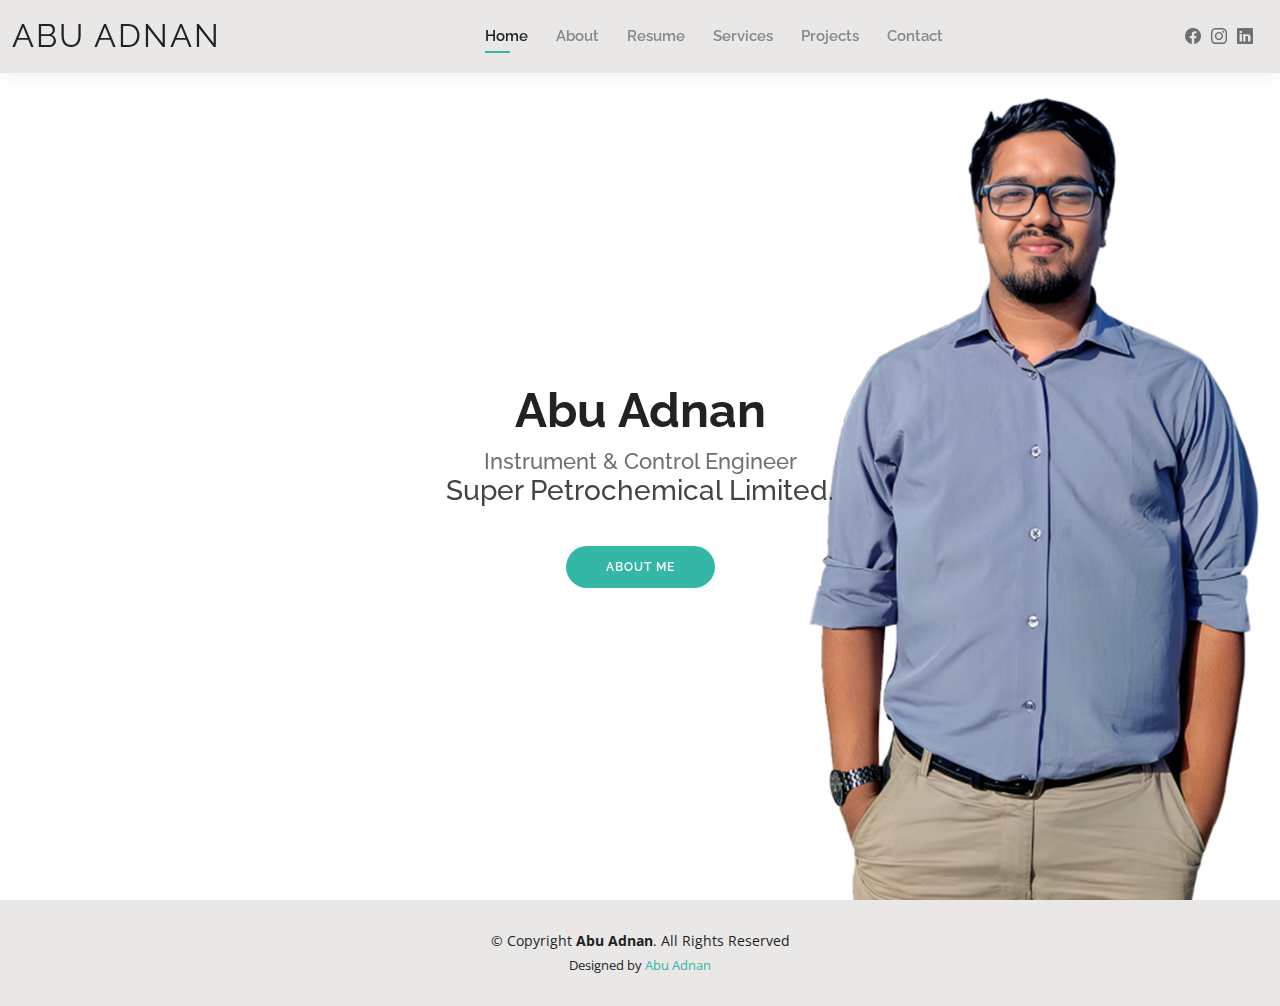
<file: index.html>
<!DOCTYPE html>
<html lang="en">

<head>
  <meta charset="utf-8">
  <meta content="width=device-width, initial-scale=1.0" name="viewport">

  <title>Abu Adnan</title>
  <meta content="" name="description">
  <meta content="" name="keywords">

  <!-- Favicons -->
  <link href="assets/img/favicon.png" rel="icon">
  <link href="assets/img/apple-touch-icon.png" rel="apple-touch-icon">

  <!-- Google Fonts -->
  <link href="https://fonts.googleapis.com/css?family=Open+Sans:300,300i,400,400i,600,600i,700,700i|Raleway:300,300i,400,400i,500,500i,600,600i,700,700i|Poppins:300,300i,400,400i,500,500i,600,600i,700,700i" rel="stylesheet">

  <!-- Vendor CSS Files -->
  <link href="assets/vendor/aos/aos.css" rel="stylesheet">
  <link href="assets/vendor/bootstrap/css/bootstrap.min.css" rel="stylesheet">
  <link href="assets/vendor/bootstrap-icons/bootstrap-icons.css" rel="stylesheet">
  <link href="assets/vendor/boxicons/css/boxicons.min.css" rel="stylesheet">
  <link href="assets/vendor/glightbox/css/glightbox.min.css" rel="stylesheet">
  <link href="assets/vendor/swiper/swiper-bundle.min.css" rel="stylesheet">

  <!-- Template Main CSS File -->
  <link href="assets/css/style.css" rel="stylesheet">

  <!-- =======================================================
  * Template Name: Kelly
  * Updated: Sep 18 2023 with Bootstrap v5.3.2
  * Template URL: https://bootstrapmade.com/kelly-free-bootstrap-cv-resume-html-template/
  * Author: BootstrapMade.com
  * License: https://bootstrapmade.com/license/
  ======================================================== -->
</head>

<body>

  <!-- ======= Header ======= -->
  <header id="header" class="fixed-top">
    <div class="container-fluid d-flex justify-content-between align-items-center">

      <h1 class="logo me-auto me-lg-0"><a href="index.html">Abu Adnan</a></h1>
      <!-- Uncomment below if you prefer to use an image logo -->
      <!-- <a href="index.html" class="logo"><img src="assets/img/logo.png" alt="" class="img-fluid"></a>-->

      <nav id="navbar" class="navbar order-last order-lg-0">
        <ul>
          <li><a class="active" href="index.html">Home</a></li>
          <li><a href="about.html">About</a></li>
          <li><a href="resume.html">Resume</a></li>
          <li><a href="services.html">Services</a></li>
          <li><a href="portfolio.html">Projects</a></li>
          <li><a href="contact.html">Contact</a></li>
        </ul>
        <i class="bi bi-list mobile-nav-toggle"></i>
      </nav><!-- .navbar -->

      <div class="header-social-links">
        <a href="https://www.facebook.com/abuadnanjuboraj" class="facebook"> <i class="bi bi-facebook"></i></a>
        <a href="https://instagram.com/abuadnan.juboraj?igshid=NzZlODBkYWE4Ng==" class="instagram"><i class="bi bi-instagram"></i></a>
        <a href="https://www.linkedin.com/in/abuadnan" class="linkedin"><i class="bi bi-linkedin"></i></i></a>
      </div>

    </div>

  </header><!-- End Header -->

  <!-- ======= Hero Section ======= -->
  <section id="hero" class="d-flex align-items-center">
    <div class="container d-flex flex-column align-items-center" data-aos="zoom-in" data-aos-delay="100">
      <h1>Abu Adnan</h1>
      <h2>Instrument & Control Engineer</h2>
      <h3>Super Petrochemical Limited.</h3>
      <a href="about.html" class="btn-about">About Me</a>
    </div>
  </section><!-- End Hero -->

   <!-- ======= Footer ======= -->
   <footer id="footer">
    <div class="container">
      <div class="copyright">
        &copy; Copyright <strong><span>Abu Adnan</span></strong>. All Rights Reserved
      </div>
      <div class="credits">
        <!-- All the links in the footer should remain intact. -->
        <!-- You can delete the links only if you purchased the pro version. -->
        <!-- Licensing information: https://bootstrapmade.com/license/ -->
        <!-- Purchase the pro version with working PHP/AJAX contact form: https://bootstrapmade.com/kelly-free-bootstrap-cv-resume-html-template/ -->
        Designed by <a href="index.html">Abu Adnan</a>
      </div>
    </div>
  </footer><!-- End  Footer -->

  <div id="preloader"></div>
  <a href="#" class="back-to-top d-flex align-items-center justify-content-center"><i class="bi bi-arrow-up-short"></i></a>

  <!-- Vendor JS Files -->
  <script src="assets/vendor/purecounter/purecounter_vanilla.js"></script>
  <script src="assets/vendor/aos/aos.js"></script>
  <script src="assets/vendor/bootstrap/js/bootstrap.bundle.min.js"></script>
  <script src="assets/vendor/glightbox/js/glightbox.min.js"></script>
  <script src="assets/vendor/isotope-layout/isotope.pkgd.min.js"></script>
  <script src="assets/vendor/swiper/swiper-bundle.min.js"></script>
  <script src="assets/vendor/waypoints/noframework.waypoints.js"></script>
  <script src="assets/vendor/php-email-form/validate.js"></script>

  <!-- Template Main JS File -->
  <script src="assets/js/main.js"></script>

</body>

</html>
</file>
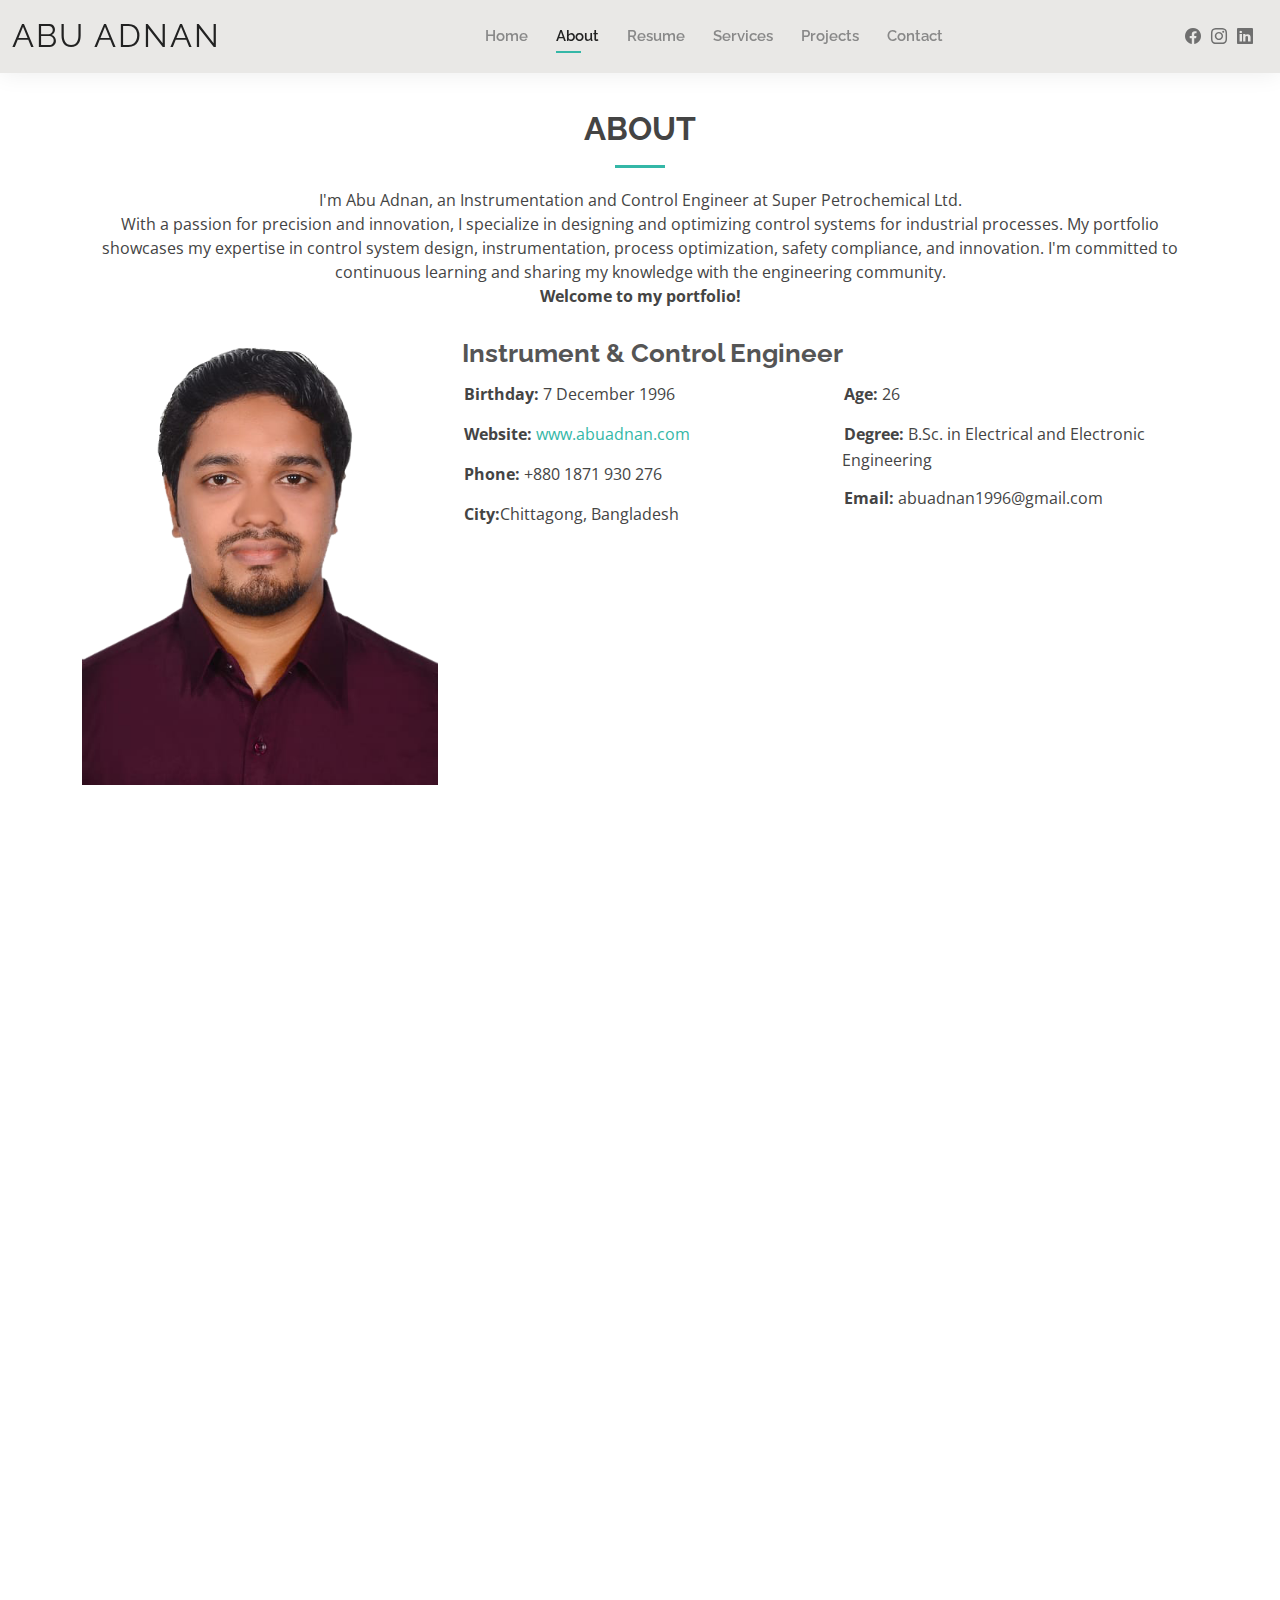
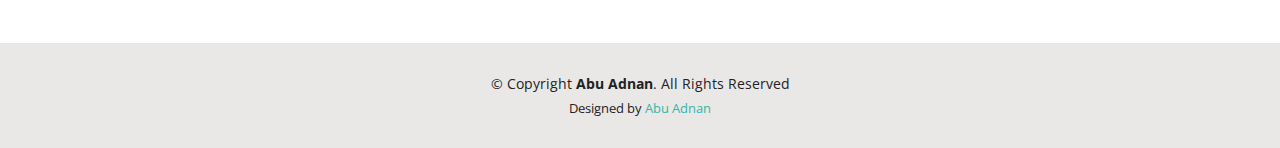
<file: about.html>
<!DOCTYPE html>
<html lang="en">

<head>
  <meta charset="utf-8">
  <meta content="width=device-width, initial-scale=1.0" name="viewport">

  <title>About- Abu Adnan</title>
  <meta content="" name="description">
  <meta content="" name="keywords">

  <!-- Favicons -->
  <link href="assets/img/favicon.png" rel="icon">
  <link href="assets/img/apple-touch-icon.png" rel="apple-touch-icon">

  <!-- Google Fonts -->
  <link href="https://fonts.googleapis.com/css?family=Open+Sans:300,300i,400,400i,600,600i,700,700i|Raleway:300,300i,400,400i,500,500i,600,600i,700,700i|Poppins:300,300i,400,400i,500,500i,600,600i,700,700i" rel="stylesheet">

  <!-- Vendor CSS Files -->
  <link href="assets/vendor/aos/aos.css" rel="stylesheet">
  <link href="assets/vendor/bootstrap/css/bootstrap.min.css" rel="stylesheet">
  <link href="assets/vendor/bootstrap-icons/bootstrap-icons.css" rel="stylesheet">
  <link href="assets/vendor/boxicons/css/boxicons.min.css" rel="stylesheet">
  <link href="assets/vendor/glightbox/css/glightbox.min.css" rel="stylesheet">
  <link href="assets/vendor/swiper/swiper-bundle.min.css" rel="stylesheet">

  <!-- Template Main CSS File -->
  <link href="assets/css/style.css" rel="stylesheet">
</head>

<body>

  <!-- ======= Header ======= -->
  <header id="header" class="fixed-top">
    <div class="container-fluid d-flex justify-content-between align-items-center">

      <h1 class="logo me-auto me-lg-0"><a href="index.html">Abu Adnan</a></h1>
      <!-- Uncomment below if you prefer to use an image logo -->
      <!-- <a href="index.html" class="logo"><img src="assets/img/logo.png" alt="" class="img-fluid"></a>-->

      <nav id="navbar" class="navbar order-last order-lg-0">
        <ul>
          <li><a href="index.html">Home</a></li>
          <li><a class="active"  href="about.html">About</a></li>
          <li><a href="resume.html">Resume</a></li>
          <li><a href="services.html">Services</a></li>
          <li><a href="portfolio.html">Projects</a></li>
          <li><a href="contact.html">Contact</a></li>
        </ul>
        <i class="bi bi-list mobile-nav-toggle"></i>
      </nav><!-- .navbar -->

      <div class="header-social-links">
        <a href="https://www.facebook.com/abuadnanjuboraj" class="facebook"><i class="bi bi-facebook"></i></a>
        <a href="https://instagram.com/abuadnan.juboraj?igshid=NzZlODBkYWE4Ng==" class="instagram"><i class="bi bi-instagram"></i></a>
        <a href="https://www.linkedin.com/in/abuadnan" class="linkedin"><i class="bi bi-linkedin"></i></i></a>
      </div>

    </div>

  </header><!-- End Header -->

  <main id="main">

    <!-- ======= About Section ======= -->
    <section id="about" class="about">
      <div class="container" data-aos="fade-up">

        <div class="section-title">
          <h2>About</h2>
          <p >I'm Abu Adnan, an Instrumentation and Control Engineer at Super Petrochemical Ltd. <br> With a passion for precision and innovation, I specialize in designing and optimizing control systems for industrial processes. 
            My portfolio showcases my expertise in control system design, instrumentation, process optimization, safety compliance, and innovation. 
            I'm committed to continuous learning and sharing my knowledge with the engineering community. 
            <br> <b> Welcome to my portfolio! </b>
          </p>
        </div>

        <div class="row">
          <div class="col-lg-4">
            <img src="assets/img/about.png" class="img-fluid" alt="">
          </div>
          <div class="col-lg-8 pt-4 pt-lg-0 content">
            <h3>Instrument &amp; Control Engineer</h3>
            <div class="row">
              <div class="col-lg-6">
                <ul>
                  <li><i class="bi bi-rounded-right"></i> <strong>Birthday:</strong> 7 December 1996</li>
                  <li><i class="bi bi-rounded-right"></i> <strong>Website:</strong> <a href="index.html"> www.abuadnan.com</a></li>
                  <li><i class="bi bi-rounded-right"></i> <strong>Phone:</strong> +880 1871 930 276</li>
                  <li><i class="bi bi-rounded-right"></i> <strong>City:</strong>Chittagong, Bangladesh</li>
                </ul>
              </div>
              <div class="col-lg-6">
                <ul>
                  <li><i class="bi bi-rounded-right"></i> <strong>Age:</strong> 26</li>
                  <li><i class="bi bi-rounded-right"></i> <strong>Degree:</strong> B.Sc. in Electrical and Electronic Engineering</li>
                  <li><i class="bi bi-rounded-right"></i> <strong>Email:</strong> abuadnan1996@gmail.com</li>
                  <!-- <li><i class="bi bi-rounded-right"></i> <strong>Freelance:</strong> Available</li> -->
                </ul>
              </div>
            </div>
            
          </div>
        </div>

      </div>
    </section><!-- End About Section -->

    <!-- ======= Skills Section ======= -->
    <section id="skills" class="skills">
      <div class="container" data-aos="fade-up">

        <div class="section-title">
          <h2>Skills</h2>
          <!-- <p>Magnam dolores commodi suscipit. Necessitatibus eius consequatur ex aliquid fuga eum quidem. Sit sint consectetur velit. Quisquam quos quisquam cupiditate. Et nemo qui impedit suscipit alias ea. Quia fugiat sit in iste officiis commodi quidem hic quas.</p> -->
        </div>

        <div class="row skills-content">

          <div class="col-lg-6">

            <div class="progress">
              <span class="skill">C/C++ <i class="val">60%</i></span>
              <div class="progress-bar-wrap">
                <div class="progress-bar" role="progressbar" aria-valuenow="60" aria-valuemin="0" aria-valuemax="100"></div>
              </div>
            </div>

            <div class="progress">
              <span class="skill">PCB Design <i class="val">90%</i></span>
              <div class="progress-bar-wrap">
                <div class="progress-bar" role="progressbar" aria-valuenow="90" aria-valuemin="0" aria-valuemax="100"></div>
              </div>
            </div>

            <div class="progress">
              <span class="skill">PLC Programming <i class="val">60%</i></span>
              <div class="progress-bar-wrap">
                <div class="progress-bar" role="progressbar" aria-valuenow="60" aria-valuemin="0" aria-valuemax="100"></div>
              </div>
            </div>

          </div>

          <div class="col-lg-6">

            <div class="progress">
              <span class="skill">Arduino Programming <i class="val">80%</i></span>
              <div class="progress-bar-wrap">
                <div class="progress-bar" role="progressbar" aria-valuenow="80" aria-valuemin="0" aria-valuemax="100"></div>
              </div>
            </div>

            <div class="progress">
              <span class="skill">Microsoft Office <i class="val">80%</i></span>
              <div class="progress-bar-wrap">
                <div class="progress-bar" role="progressbar" aria-valuenow="80" aria-valuemin="0" aria-valuemax="100"></div>
              </div>
            </div>

            <div class="progress">
              <span class="skill">Photoshop <i class="val">55%</i></span>
              <div class="progress-bar-wrap">
                <div class="progress-bar" role="progressbar" aria-valuenow="55" aria-valuemin="0" aria-valuemax="100"></div>
              </div>
            </div>

          </div>

        </div>

      </div>
    </section><!-- End Skills Section -->

    <!-- ======= Facts Section ======= -->
    <section id="facts" class="facts">
      <div class="container" data-aos="fade-up">

        <div class="section-title">
          <h2>Facts</h2>
          <p>Abu Adnan, an experienced Instrument and Control Engineer at Super Petrochemical Ltd, specializes in designing and optimizing control systems for industrial processes, with a focus on precision and innovation.</p>
        </div>

        <div class="row counters">

          <div class="col-lg-3 col-6 text-center">
            <span data-purecounter-start="0" data-purecounter-end="100" data-purecounter-duration="1" class="purecounter"></span>
            <p>Clients</p>
          </div>

          <div class="col-lg-3 col-6 text-center">
            <span data-purecounter-start="0" data-purecounter-end="70" data-purecounter-duration="1" class="purecounter"></span>
            <p>Projects</p>
          </div>

          <div class="col-lg-3 col-6 text-center">
            <span data-purecounter-start="0" data-purecounter-end="1500" data-purecounter-duration="1" class="purecounter"></span>
            <p>Hours Of Support</p>
          </div>

          <!-- <div class="col-lg-3 col-6 text-center">
            <span data-purecounter-start="0" data-purecounter-end="15" data-purecounter-duration="1" class="purecounter"></span>
            <p>Hard Workers</p>
          </div> -->

        </div>

      </div>
    </section><!-- End Facts Section -->

    

  </main><!-- End #main -->

  <!-- ======= Footer ======= -->
  <footer id="footer">
    <div class="container">
      <div class="copyright">
        &copy; Copyright <strong><span>Abu Adnan</span></strong>. All Rights Reserved
      </div>
      <div class="credits">
        <!-- All the links in the footer should remain intact. -->
        <!-- You can delete the links only if you purchased the pro version. -->
        <!-- Licensing information: https://bootstrapmade.com/license/ -->
        <!-- Purchase the pro version with working PHP/AJAX contact form: https://bootstrapmade.com/kelly-free-bootstrap-cv-resume-html-template/ -->
        Designed by <a href="index.html"> Abu Adnan</a>
      </div>
    </div>
  </footer><!-- End  Footer -->

  <div id="preloader"></div>
  <a href="#" class="back-to-top d-flex align-items-center justify-content-center"><i class="bi bi-arrow-up-short"></i></a>

  <!-- Vendor JS Files -->
  <script src="assets/vendor/purecounter/purecounter_vanilla.js"></script>
  <script src="assets/vendor/aos/aos.js"></script>
  <script src="assets/vendor/bootstrap/js/bootstrap.bundle.min.js"></script>
  <script src="assets/vendor/glightbox/js/glightbox.min.js"></script>
  <script src="assets/vendor/isotope-layout/isotope.pkgd.min.js"></script>
  <script src="assets/vendor/swiper/swiper-bundle.min.js"></script>
  <script src="assets/vendor/waypoints/noframework.waypoints.js"></script>
  <script src="assets/vendor/php-email-form/validate.js"></script>

  <!-- Template Main JS File -->
  <script src="assets/js/main.js"></script>

</body>

</html>
</file>
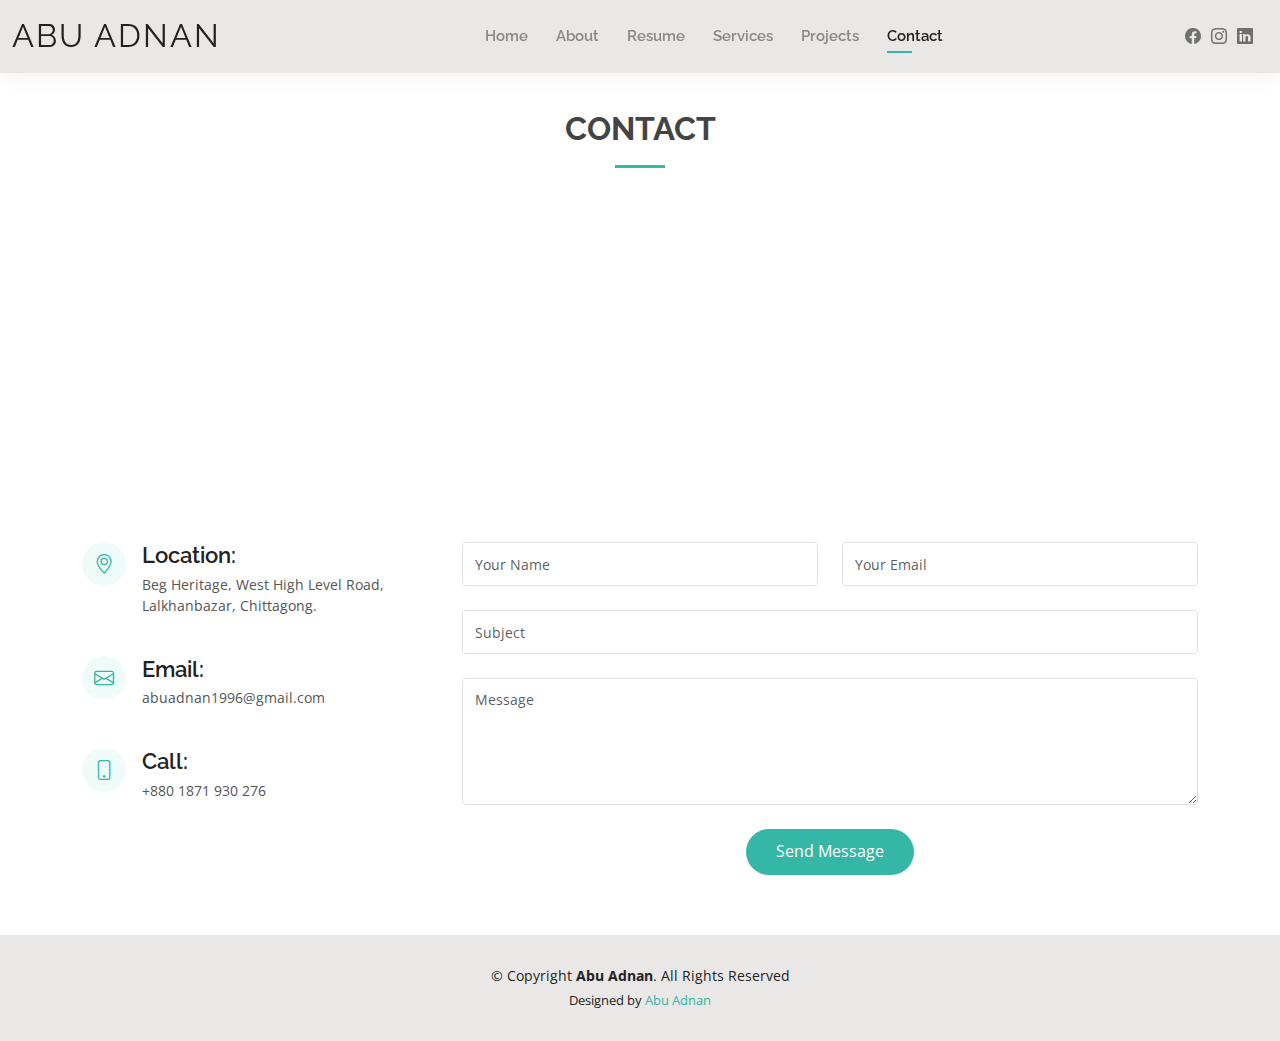
<file: contact.html>
<!DOCTYPE html>
<html lang="en">

<head>
  <meta charset="utf-8">
  <meta content="width=device-width, initial-scale=1.0" name="viewport">

  <title>Contact</title>
  <meta content="" name="description">
  <meta content="" name="keywords">

  <!-- Favicons -->
  <link href="assets/img/favicon.png" rel="icon">
  <link href="assets/img/apple-touch-icon.png" rel="apple-touch-icon">

  <!-- Google Fonts -->
  <link href="https://fonts.googleapis.com/css?family=Open+Sans:300,300i,400,400i,600,600i,700,700i|Raleway:300,300i,400,400i,500,500i,600,600i,700,700i|Poppins:300,300i,400,400i,500,500i,600,600i,700,700i" rel="stylesheet">

  <!-- Vendor CSS Files -->
  <link href="assets/vendor/aos/aos.css" rel="stylesheet">
  <link href="assets/vendor/bootstrap/css/bootstrap.min.css" rel="stylesheet">
  <link href="assets/vendor/bootstrap-icons/bootstrap-icons.css" rel="stylesheet">
  <link href="assets/vendor/boxicons/css/boxicons.min.css" rel="stylesheet">
  <link href="assets/vendor/glightbox/css/glightbox.min.css" rel="stylesheet">
  <link href="assets/vendor/swiper/swiper-bundle.min.css" rel="stylesheet">

  <!-- Template Main CSS File -->
  <link href="assets/css/style.css" rel="stylesheet">

 
</head>

<body>

  <!-- ======= Header ======= -->
  <header id="header" class="fixed-top">
    <div class="container-fluid d-flex justify-content-between align-items-center">

      <h1 class="logo me-auto me-lg-0"><a href="index.html">Abu Adnan</a></h1>
      <!-- Uncomment below if you prefer to use an image logo -->
      <!-- <a href="index.html" class="logo"><img src="assets/img/logo.png" alt="" class="img-fluid"></a>-->

      <nav id="navbar" class="navbar order-last order-lg-0">
        <ul>
          <li><a href="index.html">Home</a></li>
          <li><a href="about.html">About</a></li>
          <li><a href="resume.html">Resume</a></li>
          <li><a href="services.html">Services</a></li>
          <li><a href="portfolio.html">Projects</a></li>
          <li><a class="active" href="contact.html">Contact</a></li>
        </ul>
        <i class="bi bi-list mobile-nav-toggle"></i>
      </nav><!-- .navbar -->

      <div class="header-social-links">
        <a href="https://www.facebook.com/abuadnanjuboraj" class="facebook"> <i class="bi bi-facebook"></i></a>
        <a href="https://instagram.com/abuadnan.juboraj?igshid=NzZlODBkYWE4Ng==" class="instagram"><i class="bi bi-instagram"></i></a>
        <a href="https://www.linkedin.com/in/abuadnan" class="linkedin"><i class="bi bi-linkedin"></i></i></a>
      </div>

    </div>

  </header><!-- End Header -->

  <main id="main">

    <!-- ======= Contact Section ======= -->
    <section id="contact" class="contact">
      <div class="container" data-aos="fade-up">

        <div class="section-title">
          <h2>Contact</h2>
          <!-- <p>Magnam dolores commodi suscipit. Necessitatibus eius consequatur ex aliquid fuga eum quidem. Sit sint consectetur velit. Quisquam quos quisquam cupiditate. Et nemo qui impedit suscipit alias ea. Quia fugiat sit in iste officiis commodi quidem hic quas.</p> -->
        </div>

        <div>
          <iframe style="border:0; width: 100%; height: 270px;" src="https://www.google.com/maps/embed?pb=!1m18!1m12!1m3!1d3690.097771259663!2d91.81239397605816!3d22.349936841092887!2m3!1f0!2f0!3f0!3m2!1i1024!2i768!4f13.1!3m3!1m2!1s0x30acd99524a37253%3A0xde0117aba06314c0!2sBeg%20Heritage!5e0!3m2!1sen!2sbd!4v1697704445104!5m2!1sen!2sbd" frameborder="0" allowfullscreen></iframe>
        </div>
        <!-- <iframe src="https://www.google.com/maps/embed?pb=!1m18!1m12!1m3!1d3690.097771259663!2d91.81239397605816!3d22.349936841092887!2m3!1f0!2f0!3f0!3m2!1i1024!2i768!4f13.1!3m3!1m2!1s0x30acd99524a37253%3A0xde0117aba06314c0!2sBeg%20Heritage!5e0!3m2!1sen!2sbd!4v1697704445104!5m2!1sen!2sbd" width="600" height="450" style="border:0;" allowfullscreen="" loading="lazy" referrerpolicy="no-referrer-when-downgrade"></iframe> -->
        <div class="row mt-5">

          <div class="col-lg-4">
            <div class="info">
              <div class="address">
                <i class="bi bi-geo-alt"></i>
                <h4>Location:</h4>
                <p>Beg Heritage, West High Level Road, Lalkhanbazar, Chittagong.</p>
              </div>

              <div class="email">
                <i class="bi bi-envelope"></i>
                <h4>Email:</h4>
                <p>abuadnan1996@gmail.com</p>
              </div>

              <div class="phone">
                <i class="bi bi-phone"></i>
                <h4>Call:</h4>
                <p>+880 1871 930 276</p>
              </div>

            </div>

          </div>

          <div class="col-lg-8 mt-5 mt-lg-0">

            <form action="forms/contact.php" method="post" role="form" class="php-email-form">
              <div class="row">
                <div class="col-md-6 form-group">
                  <input type="text" name="name" class="form-control" id="name" placeholder="Your Name" required>
                </div>
                <div class="col-md-6 form-group mt-3 mt-md-0">
                  <input type="email" class="form-control" name="email" id="email" placeholder="Your Email" required>
                </div>
              </div>
              <div class="form-group mt-3">
                <input type="text" class="form-control" name="subject" id="subject" placeholder="Subject" required>
              </div>
              <div class="form-group mt-3">
                <textarea class="form-control" name="message" rows="5" placeholder="Message" required></textarea>
              </div>
              <div class="my-3">
                <div class="loading">Loading</div>
                <div class="error-message"></div>
                <div class="sent-message">Your message has been sent. Thank you!</div>
              </div>
              <div class="text-center"><button type="submit">Send Message</button></div>
            </form>

          </div>

        </div>

      </div>
    </section><!-- End Contact Section -->

  </main><!-- End #main -->

  <!-- ======= Footer ======= -->
  <footer id="footer">
    <div class="container">
      <div class="copyright">
        &copy; Copyright <strong><span>Abu Adnan</span></strong>. All Rights Reserved
      </div>
      <div class="credits">
        <!-- All the links in the footer should remain intact. -->
        <!-- You can delete the links only if you purchased the pro version. -->
        <!-- Licensing information: https://bootstrapmade.com/license/ -->
        <!-- Purchase the pro version with working PHP/AJAX contact form: https://bootstrapmade.com/kelly-free-bootstrap-cv-resume-html-template/ -->
        Designed by <a href="index.html">Abu Adnan</a>
      </div>
    </div>
  </footer><!-- End  Footer -->

  <div id="preloader"></div>
  <a href="#" class="back-to-top d-flex align-items-center justify-content-center"><i class="bi bi-arrow-up-short"></i></a>

  <!-- Vendor JS Files -->
  <script src="assets/vendor/purecounter/purecounter_vanilla.js"></script>
  <script src="assets/vendor/aos/aos.js"></script>
  <script src="assets/vendor/bootstrap/js/bootstrap.bundle.min.js"></script>
  <script src="assets/vendor/glightbox/js/glightbox.min.js"></script>
  <script src="assets/vendor/isotope-layout/isotope.pkgd.min.js"></script>
  <script src="assets/vendor/swiper/swiper-bundle.min.js"></script>
  <script src="assets/vendor/waypoints/noframework.waypoints.js"></script>
  <script src="assets/vendor/php-email-form/validate.js"></script>

  <!-- Template Main JS File -->
  <script src="assets/js/main.js"></script>

</body>

</html>
</file>
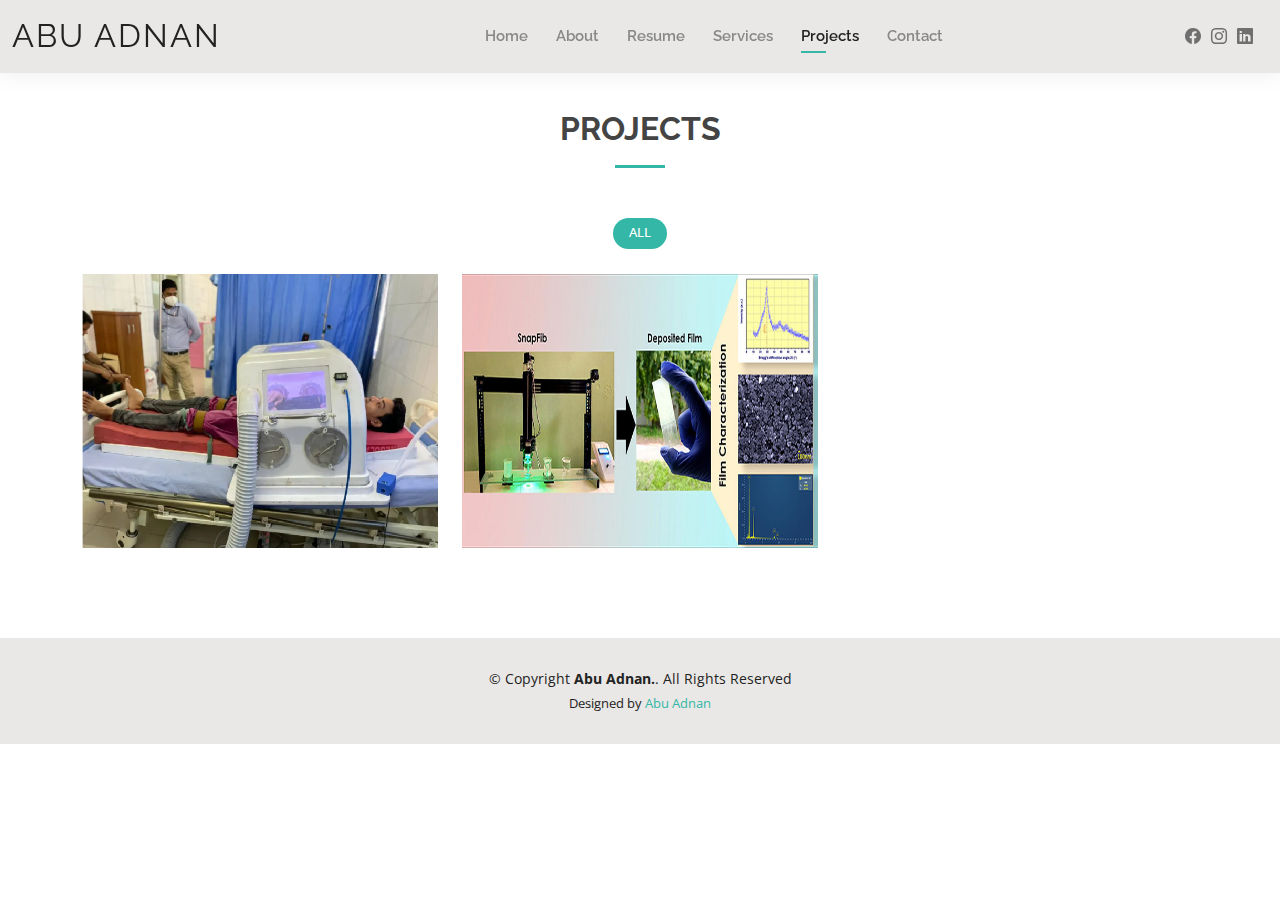
<file: portfolio.html>
<!DOCTYPE html>
<html lang="en">

<head>
  <meta charset="utf-8">
  <meta content="width=device-width, initial-scale=1.0" name="viewport">

  <title>Projects and Works</title>
  <meta content="" name="description">
  <meta content="" name="keywords">

  <!-- Favicons -->
  <link href="assets/img/favicon.png" rel="icon">
  <link href="assets/img/apple-touch-icon.png" rel="apple-touch-icon">

  <!-- Google Fonts -->
  <link href="https://fonts.googleapis.com/css?family=Open+Sans:300,300i,400,400i,600,600i,700,700i|Raleway:300,300i,400,400i,500,500i,600,600i,700,700i|Poppins:300,300i,400,400i,500,500i,600,600i,700,700i" rel="stylesheet">

  <!-- Vendor CSS Files -->
  <link href="assets/vendor/aos/aos.css" rel="stylesheet">
  <link href="assets/vendor/bootstrap/css/bootstrap.min.css" rel="stylesheet">
  <link href="assets/vendor/bootstrap-icons/bootstrap-icons.css" rel="stylesheet">
  <link href="assets/vendor/boxicons/css/boxicons.min.css" rel="stylesheet">
  <link href="assets/vendor/glightbox/css/glightbox.min.css" rel="stylesheet">
  <link href="assets/vendor/swiper/swiper-bundle.min.css" rel="stylesheet">

  <!-- Template Main CSS File -->
  <link href="assets/css/style.css" rel="stylesheet">

</head>

<body>

  <!-- ======= Header ======= -->
  <header id="header" class="fixed-top">
    <div class="container-fluid d-flex justify-content-between align-items-center">

      <h1 class="logo me-auto me-lg-0"><a href="index.html">Abu Adnan</a></h1>
      <!-- Uncomment below if you prefer to use an image logo -->
      <!-- <a href="index.html" class="logo"><img src="assets/img/logo.png" alt="" class="img-fluid"></a>-->

      <nav id="navbar" class="navbar order-last order-lg-0">
        <ul>
          <li><a href="index.html">Home</a></li>
          <li><a href="about.html">About</a></li>
          <li><a href="resume.html">Resume</a></li>
          <li><a href="services.html">Services</a></li>
          <li><a class="active" href="portfolio.html">Projects</a></li>
          <li><a href="contact.html">Contact</a></li>
        </ul>
        <i class="bi bi-list mobile-nav-toggle"></i>
      </nav><!-- .navbar -->

      <div class="header-social-links">
        <a href="https://www.facebook.com/abuadnanjuboraj" class="facebook"> <i class="bi bi-facebook"></i></a>
        <a href="https://instagram.com/abuadnan.juboraj?igshid=NzZlODBkYWE4Ng==" class="instagram"><i class="bi bi-instagram"></i></a>
        <a href="https://www.linkedin.com/in/abuadnan" class="linkedin"><i class="bi bi-linkedin"></i></i></a>
      </div>

    </div>

  </header><!-- End Header -->

  <main id="main">

    <!-- ===== Portfolio Section ====== -->
    <section id="portfolio" class="portfolio">
      <div class="container" data-aos="fade-up">

        <div class="section-title">
          <h2>Projects</h2>
          <!-- <p>Magnam dolores commodi suscipit. Necessitatibus eius consequatur ex aliquid fuga eum quidem. Sit sint consectetur velit. Quisquam quos quisquam cupiditate. Et nemo qui impedit suscipit alias ea. Quia fugiat sit in iste officiis commodi quidem hic quas.</p> -->
        </div>

        <div class="row" data-aos="fade-up" data-aos-delay="100">
          <div class="col-lg-12 d-flex justify-content-center">
            <ul id="portfolio-flters">
              <li data-filter="*" class="filter-active">All</li>
              <!-- <li data-filter=".filter-app">App</li>
              <li data-filter=".filter-card">Card</li>
              <li data-filter=".filter-web">Web</li> -->
            </ul>
          </div>
        </div>

        <div class="row portfolio-container" data-aos="fade-up" data-aos-delay="200">

          <div class="col-lg-4 col-md-6 portfolio-item filter-app">
            <div class="portfolio-wrap">
              <img src="assets/img/portfolio/shaash.png" class="img-fluid" alt="">
              <div class="portfolio-info">
                <h4>Negative Pressure Ventilator</h4>
                <p>In Response of COVID-19</p>
                <div class="portfolio-links">
                  <a href="shaash.html" class="portfolio-details-lightbox" data-glightbox="type: external" title="Details"><i class="bx bx-link"></i></a>
                </div>
              </div>
            </div>
          </div>

          <div class="row portfolio-container" data-aos="fade-up" data-aos-delay="200">

            <div class="col-lg-4 col-md-6 portfolio-item filter-app">
              <div class="portfolio-wrap">
                <img src="assets/img/portfolio/snapfib.jpg" class="img-fluid" alt="">
                <div class="portfolio-info">
                  <h4>CNC Based Chemical Depositor.</h4>
                  <p>SILAR Depositor for Energy Lab, CUET.</p>
                  <div class="portfolio-links">
                    <a href="snapfib.html" class="portfolio-details-lightbox" data-glightbox="type: external" title="Details"><i class="bx bx-link"></i></a>
                  </div>
                </div>
              </div>
            </div>

          <!-- <div class="col-lg-4 col-md-6 portfolio-item filter-web">
            <div class="portfolio-wrap">
              <img src="assets/img/portfolio/portfolio-2.jpg" class="img-fluid" alt="">
              <div class="portfolio-info">
                <h4>Web 3</h4>
                <p>Web</p>
                <div class="portfolio-links">
                  <a href="assets/img/portfolio/portfolio-2.jpg" data-gallery="portfolioGallery" class="portfolio-lightbox" title="Web 3"><i class="bx bx-plus"></i></a>
                  <a href="portfolio-details.html" class="portfolio-details-lightbox" data-glightbox="type: external" title="Portfolio Details"><i class="bx bx-link"></i></a>
                </div>
              </div>
            </div>
          </div>

          <div class="col-lg-4 col-md-6 portfolio-item filter-app">
            <div class="portfolio-wrap">
              <img src="assets/img/portfolio/portfolio-3.jpg" class="img-fluid" alt="">
              <div class="portfolio-info">
                <h4>App 2</h4>
                <p>App</p>
                <div class="portfolio-links">
                  <a href="assets/img/portfolio/portfolio-3.jpg" data-gallery="portfolioGallery" class="portfolio-lightbox" title="App 2"><i class="bx bx-plus"></i></a>
                  <a href="portfolio-details.html" class="portfolio-details-lightbox" data-glightbox="type: external" title="Portfolio Details"><i class="bx bx-link"></i></a>
                </div>
              </div>
            </div>
          </div>

          <div class="col-lg-4 col-md-6 portfolio-item filter-card">
            <div class="portfolio-wrap">
              <img src="assets/img/portfolio/portfolio-4.jpg" class="img-fluid" alt="">
              <div class="portfolio-info">
                <h4>Card 2</h4>
                <p>Card</p>
                <div class="portfolio-links">
                  <a href="assets/img/portfolio/portfolio-4.jpg" data-gallery="portfolioGallery" class="portfolio-lightbox" title="Card 2"><i class="bx bx-plus"></i></a>
                  <a href="portfolio-details.html" class="portfolio-details-lightbox" data-glightbox="type: external" title="Portfolio Details"><i class="bx bx-link"></i></a>
                </div>
              </div>
            </div>
          </div>

          <div class="col-lg-4 col-md-6 portfolio-item filter-web">
            <div class="portfolio-wrap">
              <img src="assets/img/portfolio/portfolio-5.jpg" class="img-fluid" alt="">
              <div class="portfolio-info">
                <h4>Web 2</h4>
                <p>Web</p>
                <div class="portfolio-links">
                  <a href="assets/img/portfolio/portfolio-5.jpg" data-gallery="portfolioGallery" class="portfolio-lightbox" title="Web 2"><i class="bx bx-plus"></i></a>
                  <a href="portfolio-details.html" class="portfolio-details-lightbox" data-glightbox="type: external" title="Portfolio Details"><i class="bx bx-link"></i></a>
                </div>
              </div>
            </div>
          </div>

          <div class="col-lg-4 col-md-6 portfolio-item filter-app">
            <div class="portfolio-wrap">
              <img src="assets/img/portfolio/portfolio-6.jpg" class="img-fluid" alt="">
              <div class="portfolio-info">
                <h4>App 3</h4>
                <p>App</p>
                <div class="portfolio-links">
                  <a href="assets/img/portfolio/portfolio-6.jpg" data-gallery="portfolioGallery" class="portfolio-lightbox" title="App 3"><i class="bx bx-plus"></i></a>
                  <a href="portfolio-details.html" class="portfolio-details-lightbox" data-glightbox="type: external" title="Portfolio Details"><i class="bx bx-link"></i></a>
                </div>
              </div>
            </div>
          </div>

          <div class="col-lg-4 col-md-6 portfolio-item filter-card">
            <div class="portfolio-wrap">
              <img src="assets/img/portfolio/portfolio-7.jpg" class="img-fluid" alt="">
              <div class="portfolio-info">
                <h4>Card 1</h4>
                <p>Card</p>
                <div class="portfolio-links">
                  <a href="assets/img/portfolio/portfolio-7.jpg" data-gallery="portfolioGallery" class="portfolio-lightbox" title="Card 1"><i class="bx bx-plus"></i></a>
                  <a href="portfolio-details.html" class="portfolio-details-lightbox" data-glightbox="type: external" title="Portfolio Details"><i class="bx bx-link"></i></a>
                </div>
              </div>
            </div>
          </div>

          <div class="col-lg-4 col-md-6 portfolio-item filter-card">
            <div class="portfolio-wrap">
              <img src="assets/img/portfolio/portfolio-8.jpg" class="img-fluid" alt="">
              <div class="portfolio-info">
                <h4>Card 3</h4>
                <p>Card</p>
                <div class="portfolio-links">
                  <a href="assets/img/portfolio/portfolio-8.jpg" data-gallery="portfolioGallery" class="portfolio-lightbox" title="Card 3"><i class="bx bx-plus"></i></a>
                  <a href="portfolio-details.html" class="portfolio-details-lightbox" data-glightbox="type: external" title="Portfolio Details"><i class="bx bx-link"></i></a>
                </div>
              </div>
            </div>
          </div>

          <div class="col-lg-4 col-md-6 portfolio-item filter-web">
            <div class="portfolio-wrap">
              <img src="assets/img/portfolio/portfolio-9.jpg" class="img-fluid" alt="">
              <div class="portfolio-info">
                <h4>Web 3</h4>
                <p>Web</p>
                <div class="portfolio-links">
                  <a href="assets/img/portfolio/portfolio-9.jpg" data-gallery="portfolioGallery" class="portfolio-lightbox" title="Web 3"><i class="bx bx-plus"></i></a>
                  <a href="portfolio-details.html" class="portfolio-details-lightbox" data-glightbox="type: external" title="Portfolio Details"><i class="bx bx-link"></i></a>
                </div>
              </div>
            </div>
          </div>

        </div>

      </div>
    </section>
    <!-- End Portfolio Section --> 

  </main>
  <!-- End #main -->

  <!-- ======= Footer ======= -->
  <footer id="footer">
    <div class="container">
      <div class="copyright">
        &copy; Copyright <strong><span>Abu Adnan.</span></strong>. All Rights Reserved
      </div>
      <div class="credits">
        <!-- All the links in the footer should remain intact. -->
        <!-- You can delete the links only if you purchased the pro version. -->
        <!-- Licensing information: https://bootstrapmade.com/license/ -->
        <!-- Purchase the pro version with working PHP/AJAX contact form: https://bootstrapmade.com/kelly-free-bootstrap-cv-resume-html-template/ -->
        Designed by <a href="index.html">Abu Adnan</a>
      </div>
    </div>
  </footer><!-- End  Footer -->

  <div id="preloader"></div>
  <a href="#" class="back-to-top d-flex align-items-center justify-content-center"><i class="bi bi-arrow-up-short"></i></a>

  <!-- Vendor JS Files -->
  <script src="assets/vendor/purecounter/purecounter_vanilla.js"></script>
  <script src="assets/vendor/aos/aos.js"></script>
  <script src="assets/vendor/bootstrap/js/bootstrap.bundle.min.js"></script>
  <script src="assets/vendor/glightbox/js/glightbox.min.js"></script>
  <script src="assets/vendor/isotope-layout/isotope.pkgd.min.js"></script>
  <script src="assets/vendor/swiper/swiper-bundle.min.js"></script>
  <script src="assets/vendor/waypoints/noframework.waypoints.js"></script>
  <script src="assets/vendor/php-email-form/validate.js"></script>

  <!-- Template Main JS File -->
  <script src="assets/js/main.js"></script>

</body>

</html>
</file>
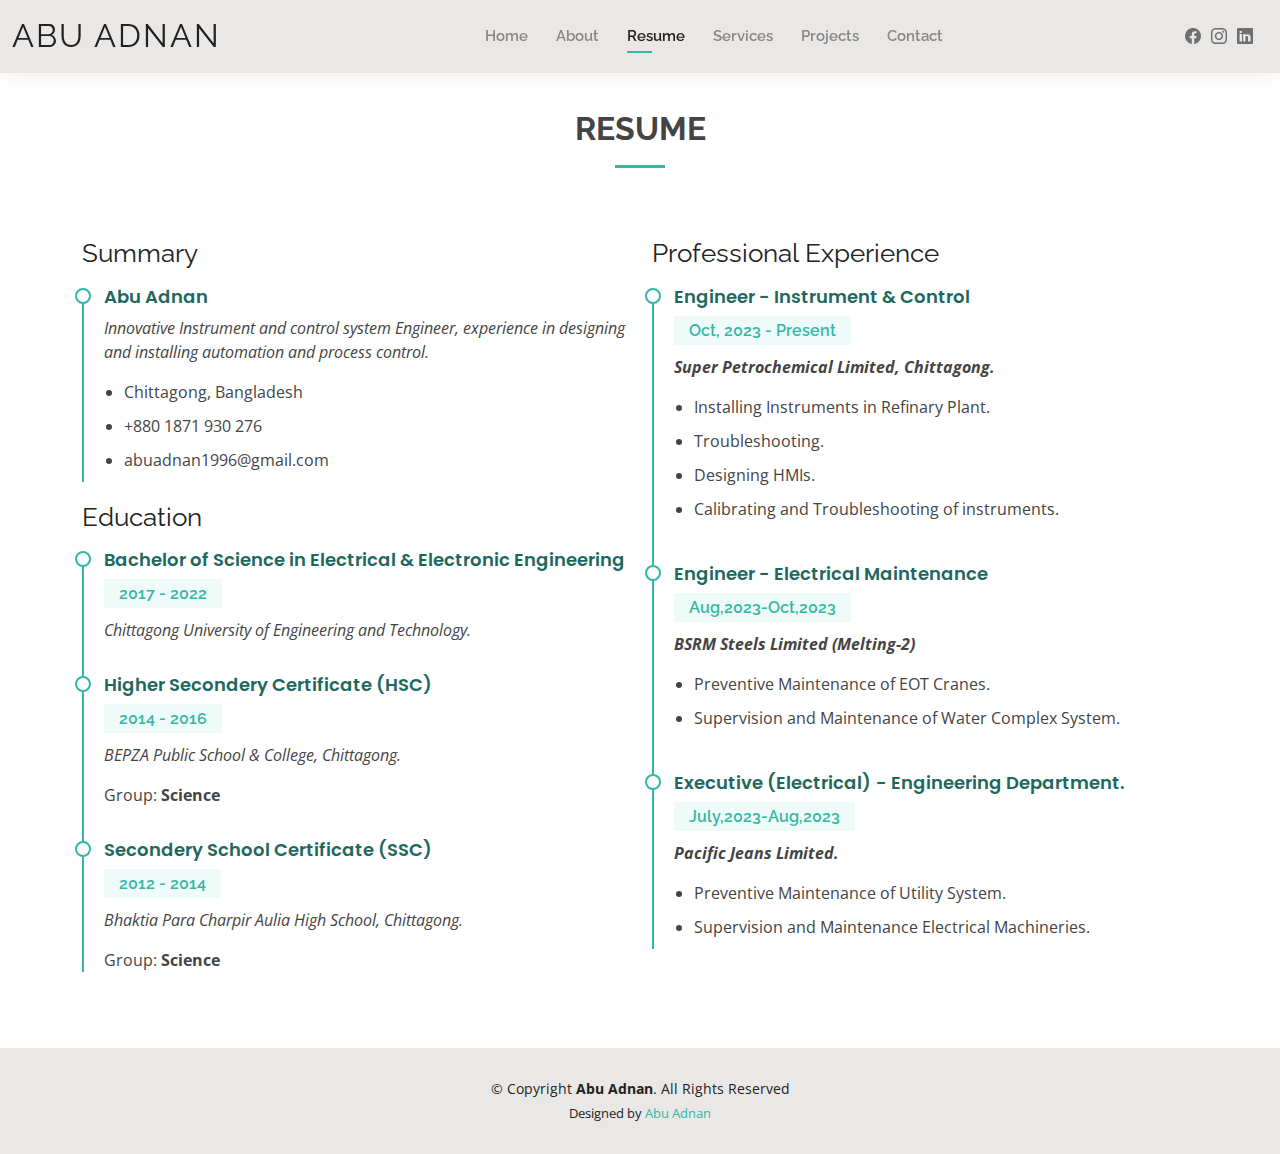
<file: resume.html>
<!DOCTYPE html>
<html lang="en">

<head>
  <meta charset="utf-8">
  <meta content="width=device-width, initial-scale=1.0" name="viewport">

  <title>Resume- Abu Adnan</title>
  <meta content="" name="description">
  <meta content="" name="keywords">

  <!-- Favicons -->
  <link href="assets/img/favicon.png" rel="icon">
  <link href="assets/img/apple-touch-icon.png" rel="apple-touch-icon">

  <!-- Google Fonts -->
  <link href="https://fonts.googleapis.com/css?family=Open+Sans:300,300i,400,400i,600,600i,700,700i|Raleway:300,300i,400,400i,500,500i,600,600i,700,700i|Poppins:300,300i,400,400i,500,500i,600,600i,700,700i" rel="stylesheet">

  <!-- Vendor CSS Files -->
  <link href="assets/vendor/aos/aos.css" rel="stylesheet">
  <link href="assets/vendor/bootstrap/css/bootstrap.min.css" rel="stylesheet">
  <link href="assets/vendor/bootstrap-icons/bootstrap-icons.css" rel="stylesheet">
  <link href="assets/vendor/boxicons/css/boxicons.min.css" rel="stylesheet">
  <link href="assets/vendor/glightbox/css/glightbox.min.css" rel="stylesheet">
  <link href="assets/vendor/swiper/swiper-bundle.min.css" rel="stylesheet">

  <!-- Template Main CSS File -->
  <link href="assets/css/style.css" rel="stylesheet">

  
</head>

<body>

  <!-- ======= Header ======= -->
  <header id="header" class="fixed-top">
    <div class="container-fluid d-flex justify-content-between align-items-center">

      <h1 class="logo me-auto me-lg-0"><a href="index.html">Abu Adnan</a></h1>
      <!-- Uncomment below if you prefer to use an image logo -->
      <!-- <a href="index.html" class="logo"><img src="assets/img/logo.png" alt="" class="img-fluid"></a>-->

      <nav id="navbar" class="navbar order-last order-lg-0">
        <ul>
          <li><a href="index.html">Home</a></li>
          <li><a href="about.html">About</a></li>
          <li><a class="active" href="resume.html">Resume</a></li>
          <li><a href="services.html">Services</a></li>
          <li><a href="portfolio.html">Projects</a></li>
          <li><a href="contact.html">Contact</a></li>
        </ul>
        <i class="bi bi-list mobile-nav-toggle"></i>
      </nav><!-- .navbar -->

      <div class="header-social-links">
        <a href="https://www.facebook.com/abuadnanjuboraj" class="facebook"><i class="bi bi-facebook"></i></a>
        <a href="https://instagram.com/abuadnan.juboraj?igshid=NzZlODBkYWE4Ng==" class="instagram"><i class="bi bi-instagram"></i></a>
        <a href="https://www.linkedin.com/in/abuadnan" class="linkedin"><i class="bi bi-linkedin"></i></i></a>
      </div>

    </div>

  </header><!-- End Header -->

  <main id="main">

    <!-- ======= Resume Section ======= -->
    <section id="resume" class="resume">
      <div class="container" data-aos="fade-up">

        <div class="section-title">
          <h2>Resume</h2>
          <!-- <p>Magnam dolores commodi suscipit. Necessitatibus eius consequatur ex aliquid fuga eum quidem. Sit sint consectetur velit. Quisquam quos quisquam cupiditate. Et nemo qui impedit suscipit alias ea. Quia fugiat sit in iste officiis commodi quidem hic quas.</p> -->
        </div>

        <div class="row">
          <div class="col-lg-6">
            <h3 class="resume-title">Summary</h3>
            <div class="resume-item pb-0">
              <h4>Abu Adnan</h4>
              <p><em>Innovative Instrument and control system Engineer, experience in designing and installing automation and process control.</em></p>
              <p>
              <ul>
                <li>Chittagong, Bangladesh</li>
                <li>+880 1871 930 276</li>
                <li>abuadnan1996@gmail.com</li>
              </ul>
              </p>
            </div>

            <h3 class="resume-title">Education</h3>
            <div class="resume-item">
              <h4>Bachelor of Science in Electrical &amp; Electronic Engineering</h4>
              <h5>2017 - 2022 </h5>
              <p><em>Chittagong University of Engineering and Technology.</em></p>
              <!-- <p>CGPA: <strong> 3.16/4.00</strong></p> -->
            </div>
            <div class="resume-item">
              <h4>Higher Secondery Certificate (HSC) </h4>
              <h5>2014 - 2016</h5>
              <p><em>BEPZA Public School &amp; College, Chittagong.</em></p>
              <p>Group: <strong> Science</strong></p>
              <!-- <p>GPA: <strong> 5.00/5.00</strong></p> -->
            </div>
            <div class="resume-item">
              <h4>Secondery School Certificate (SSC) </h4>
              <h5>2012 - 2014</h5>
              <p><em>Bhaktia Para Charpir Aulia High School, Chittagong.</em></p>
              <p>Group: <strong> Science</strong></p>
              <!-- <p>GPA: <strong> 5.00/5.00</strong></p> -->
            </div>
          </div>
          <div class="col-lg-6">
            <h3 class="resume-title">Professional Experience</h3>
            <div class="resume-item">
              <h4>Engineer - Instrument &amp; Control</h4>
              <h5>Oct, 2023 - Present</h5>
              <p><em><strong>Super Petrochemical Limited, Chittagong.</strong> </em></p>
              <p>
              <ul>
                <li>Installing Instruments in Refinary Plant. </li>
                <li>Troubleshooting.</li>
                <li>Designing HMIs.</li>
                <li>Calibrating and Troubleshooting of instruments.</li>
              </ul>
              </p>
            </div>
            <div class="resume-item">
              <h4>Engineer - Electrical Maintenance</h4>
              <h5>Aug,2023-Oct,2023</h5>
              <p><em><strong>BSRM Steels Limited (Melting-2)</strong></em></p>
              <p>
              <ul>
                <li>Preventive Maintenance of EOT Cranes.</li>
                <li>Supervision and Maintenance of Water Complex System.</li>
                </ul>
              </p>
            </div>
            <div class="resume-item">
              <h4>Executive (Electrical) - Engineering Department. </h4>
              <h5>July,2023-Aug,2023</h5>
              <p><em><strong>Pacific Jeans Limited. </strong></em></p>
              <p>
              <ul>
                <li>Preventive Maintenance of Utility System.</li>
                <li>Supervision and Maintenance Electrical Machineries.</li>
                </ul>
              </p>
            </div>
          </div>
        </div>

      </div>
    </section><!-- End Resume Section -->

  </main><!-- End #main -->

  <!-- ======= Footer ======= -->
  <footer id="footer">
    <div class="container">
      <div class="copyright">
        &copy; Copyright <strong><span>Abu Adnan</span></strong>. All Rights Reserved
      </div>
      <div class="credits">
        <!-- All the links in the footer should remain intact. -->
        <!-- You can delete the links only if you purchased the pro version. -->
        <!-- Licensing information: https://bootstrapmade.com/license/ -->
        <!-- Purchase the pro version with working PHP/AJAX contact form: https://bootstrapmade.com/kelly-free-bootstrap-cv-resume-html-template/ -->
        Designed by <a href="index.html">Abu Adnan</a>
      </div>
    </div>
  </footer><!-- End  Footer -->

  <div id="preloader"></div>
  <a href="#" class="back-to-top d-flex align-items-center justify-content-center"><i class="bi bi-arrow-up-short"></i></a>

  <!-- Vendor JS Files -->
  <script src="assets/vendor/purecounter/purecounter_vanilla.js"></script>
  <script src="assets/vendor/aos/aos.js"></script>
  <script src="assets/vendor/bootstrap/js/bootstrap.bundle.min.js"></script>
  <script src="assets/vendor/glightbox/js/glightbox.min.js"></script>
  <script src="assets/vendor/isotope-layout/isotope.pkgd.min.js"></script>
  <script src="assets/vendor/swiper/swiper-bundle.min.js"></script>
  <script src="assets/vendor/waypoints/noframework.waypoints.js"></script>
  <script src="assets/vendor/php-email-form/validate.js"></script>

  <!-- Template Main JS File -->
  <script src="assets/js/main.js"></script>

</body>

</html>
</file>
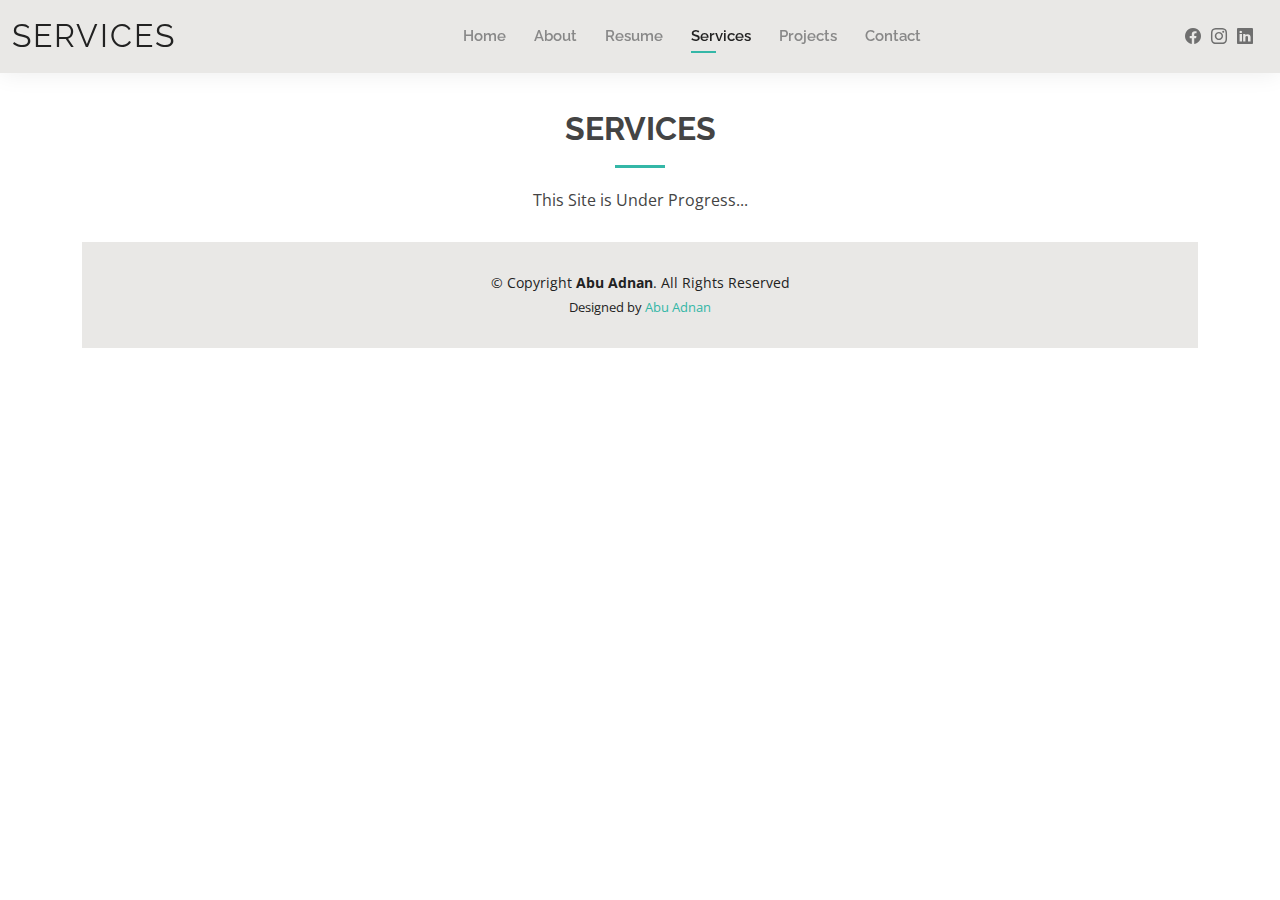
<file: services.html>
<!DOCTYPE html>
<html lang="en">

<head>
  <meta charset="utf-8">
  <meta content="width=device-width, initial-scale=1.0" name="viewport">

  <title>Services</title>
  <meta content="" name="description">
  <meta content="" name="keywords">

  <!-- Favicons -->
  <link href="assets/img/favicon.png" rel="icon">
  <link href="assets/img/apple-touch-icon.png" rel="apple-touch-icon">

  <!-- Google Fonts -->
  <link href="https://fonts.googleapis.com/css?family=Open+Sans:300,300i,400,400i,600,600i,700,700i|Raleway:300,300i,400,400i,500,500i,600,600i,700,700i|Poppins:300,300i,400,400i,500,500i,600,600i,700,700i" rel="stylesheet">

  <!-- Vendor CSS Files -->
  <link href="assets/vendor/aos/aos.css" rel="stylesheet">
  <link href="assets/vendor/bootstrap/css/bootstrap.min.css" rel="stylesheet">
  <link href="assets/vendor/bootstrap-icons/bootstrap-icons.css" rel="stylesheet">
  <link href="assets/vendor/boxicons/css/boxicons.min.css" rel="stylesheet">
  <link href="assets/vendor/glightbox/css/glightbox.min.css" rel="stylesheet">
  <link href="assets/vendor/swiper/swiper-bundle.min.css" rel="stylesheet">

  <!-- Template Main CSS File -->
  <link href="assets/css/style.css" rel="stylesheet">

</head>

<body>

  <!-- ======= Header ======= -->
  <header id="header" class="fixed-top">
    <div class="container-fluid d-flex justify-content-between align-items-center">

      <h1 class="logo me-auto me-lg-0"><a href="index.html">Services</a></h1>
      <!-- Uncomment below if you prefer to use an image logo -->
      <!-- <a href="index.html" class="logo"><img src="assets/img/logo.png" alt="" class="img-fluid"></a>-->

      <nav id="navbar" class="navbar order-last order-lg-0">
        <ul>
          <li><a href="index.html">Home</a></li>
          <li><a href="about.html">About</a></li>
          <li><a href="resume.html">Resume</a></li>
          <li><a class="active" href="services.html">Services</a></li>
          <li><a href="portfolio.html">Projects</a></li>
          <li><a href="contact.html">Contact</a></li>
        </ul>
        <i class="bi bi-list mobile-nav-toggle"></i>
      </nav><!-- .navbar -->

      <div class="header-social-links">
        <a href="https://www.facebook.com/abuadnanjuboraj" class="facebook"><i class="bi bi-facebook"></i></a>
        <a href="https://instagram.com/abuadnan.juboraj?igshid=NzZlODBkYWE4Ng==" class="instagram"><i class="bi bi-instagram"></i></a>
        <a href="https://www.linkedin.com/in/abuadnan" class="linkedin"><i class="bi bi-linkedin"></i></i></a>
      </div>

    </div>

  </header><!-- End Header -->

  <main id="main">

    <!-- ======= Services Section ======= -->
    <section id="services" class="services">
      <div class="container" data-aos="fade-up">

        <div class="section-title">
          <h2>Services</h2>
          <p>This Site is Under Progress...</p>
        </div>

        <!-- <div class="row">
          <div class="col-lg-4 col-md-6 d-flex align-items-stretch" data-aos="zoom-in" data-aos-delay="100">
            <div class="icon-box iconbox-blue">
              <div class="icon">
                <svg width="100" height="100" viewBox="0 0 600 600" xmlns="http://www.w3.org/2000/svg">
                  <path stroke="none" stroke-width="0" fill="#f5f5f5" d="M300,521.0016835830174C376.1290562159157,517.8887921683347,466.0731472004068,529.7835943286574,510.70327084640275,468.03025145048787C554.3714126377745,407.6079735673963,508.03601936045806,328.9844924480964,491.2728898941984,256.3432110539036C474.5976632858925,184.082847569629,479.9380746630129,96.60480741107993,416.23090153303,58.64404602377083C348.86323505073057,18.502131276798302,261.93793281208167,40.57373210992963,193.5410806939664,78.93577620505333C130.42746243093433,114.334589627462,98.30271207620316,179.96522072025542,76.75703585869454,249.04625023123273C51.97151888228291,328.5150500222984,13.704378332031375,421.85034740162234,66.52175969318436,486.19268352777647C119.04800174914682,550.1803526380478,217.28368757567262,524.383925680826,300,521.0016835830174"></path>
                </svg>
                <i class="bx bxl-dribbble"></i>
              </div>
              <h4><a href="">Lorem Ipsum</a></h4>
              <p>Voluptatum deleniti atque corrupti quos dolores et quas molestias excepturi</p>
            </div>
          </div>

          <div class="col-lg-4 col-md-6 d-flex align-items-stretch mt-4 mt-md-0" data-aos="zoom-in" data-aos-delay="200">
            <div class="icon-box iconbox-orange ">
              <div class="icon">
                <svg width="100" height="100" viewBox="0 0 600 600" xmlns="http://www.w3.org/2000/svg">
                  <path stroke="none" stroke-width="0" fill="#f5f5f5" d="M300,582.0697525312426C382.5290701553225,586.8405444964366,449.9789794690241,525.3245884688669,502.5850820975895,461.55621195738473C556.606425686781,396.0723002908107,615.8543463187945,314.28637112970534,586.6730223649479,234.56875336149918C558.9533121215079,158.8439757836574,454.9685369536778,164.00468322053177,381.49747125262974,130.76875717737553C312.15926192815925,99.40240125094834,248.97055460311594,18.661163978235184,179.8680185752513,50.54337015887873C110.5421016452524,82.52863877960104,119.82277516462835,180.83849132639028,109.12597500060166,256.43424936330496C100.08760227029461,320.3096726198365,92.17705696193138,384.0621239912766,124.79988738764834,439.7174275375508C164.83382741302287,508.01625554203684,220.96474134820875,577.5009287672846,300,582.0697525312426"></path>
                </svg>
                <i class="bx bx-file"></i>
              </div>
              <h4><a href="">Sed Perspiciatis</a></h4>
              <p>Duis aute irure dolor in reprehenderit in voluptate velit esse cillum dolore</p>
            </div>
          </div>

          <div class="col-lg-4 col-md-6 d-flex align-items-stretch mt-4 mt-lg-0" data-aos="zoom-in" data-aos-delay="300">
            <div class="icon-box iconbox-pink">
              <div class="icon">
                <svg width="100" height="100" viewBox="0 0 600 600" xmlns="http://www.w3.org/2000/svg">
                  <path stroke="none" stroke-width="0" fill="#f5f5f5" d="M300,541.5067337569781C382.14930387511276,545.0595476570109,479.8736841581634,548.3450877840088,526.4010558755058,480.5488172755941C571.5218469581645,414.80211281144784,517.5187510058486,332.0715597781072,496.52539010469104,255.14436215662573C477.37192572678356,184.95920475031193,473.57363656557914,105.61284051026155,413.0603344069578,65.22779650032875C343.27470386102294,18.654635553484475,251.2091493199835,5.337323636656869,175.0934190732945,40.62881213300186C97.87086631185822,76.43348514350839,51.98124368387456,156.15599469081315,36.44837278890362,239.84606092416172C21.716077023791087,319.22268207091537,43.775223500013084,401.1760424656574,96.891909868211,461.97329694683043C147.22146801428983,519.5804099606455,223.5754009179313,538.201503339737,300,541.5067337569781"></path>
                </svg>
                <i class="bx bx-tachometer"></i>
              </div>
              <h4><a href="">Magni Dolores</a></h4>
              <p>Excepteur sint occaecat cupidatat non proident, sunt in culpa qui officia</p>
            </div>
          </div>

          <div class="col-lg-4 col-md-6 d-flex align-items-stretch mt-4" data-aos="zoom-in" data-aos-delay="100">
            <div class="icon-box iconbox-yellow">
              <div class="icon">
                <svg width="100" height="100" viewBox="0 0 600 600" xmlns="http://www.w3.org/2000/svg">
                  <path stroke="none" stroke-width="0" fill="#f5f5f5" d="M300,503.46388370962813C374.79870501325706,506.71871716319447,464.8034551963731,527.1746412648533,510.4981551193396,467.86667711651364C555.9287308511215,408.9015244558933,512.6030010748507,327.5744911775523,490.211057578863,256.5855673507754C471.097692560561,195.9906835881958,447.69079081568157,138.11976852964426,395.19560036434837,102.3242989838813C329.3053358748298,57.3949838291264,248.02791733380457,8.279543830951368,175.87071277845988,42.242879143198664C103.41431057327972,76.34704239035025,93.79494320519305,170.9812938413882,81.28167332365135,250.07896920659033C70.17666984294237,320.27484674793965,64.84698225790005,396.69656628748305,111.28512138212992,450.4950937839243C156.20124167950087,502.5303643271138,231.32542653798444,500.4755392045468,300,503.46388370962813"></path>
                </svg>
                <i class="bx bx-layer"></i>
              </div>
              <h4><a href="">Nemo Enim</a></h4>
              <p>At vero eos et accusamus et iusto odio dignissimos ducimus qui blanditiis</p>
            </div>
          </div>

          <div class="col-lg-4 col-md-6 d-flex align-items-stretch mt-4" data-aos="zoom-in" data-aos-delay="200">
            <div class="icon-box iconbox-red">
              <div class="icon">
                <svg width="100" height="100" viewBox="0 0 600 600" xmlns="http://www.w3.org/2000/svg">
                  <path stroke="none" stroke-width="0" fill="#f5f5f5" d="M300,532.3542879108572C369.38199826031484,532.3153073249985,429.10787420159085,491.63046689027357,474.5244479745417,439.17860296908856C522.8885846962883,383.3225815378663,569.1668002868075,314.3205725914397,550.7432151929288,242.7694973846089C532.6665558377875,172.5657663291529,456.2379748765914,142.6223662098291,390.3689995646985,112.34683881706744C326.66090330228417,83.06452184765237,258.84405631176094,53.51806209861945,193.32584062364296,78.48882559362697C121.61183558270385,105.82097193414197,62.805066853699245,167.19869350419734,48.57481801355237,242.6138429142374C34.843463184063346,315.3850353017275,76.69343916112496,383.4422959591041,125.22947124332185,439.3748458443577C170.7312796277747,491.8107796887764,230.57421082200815,532.3932930995766,300,532.3542879108572"></path>
                </svg>
                <i class="bx bx-slideshow"></i>
              </div>
              <h4><a href="">Dele Cardo</a></h4>
              <p>Quis consequatur saepe eligendi voluptatem consequatur dolor consequuntur</p>
            </div>
          </div>

          <div class="col-lg-4 col-md-6 d-flex align-items-stretch mt-4" data-aos="zoom-in" data-aos-delay="300">
            <div class="icon-box iconbox-teal">
              <div class="icon">
                <svg width="100" height="100" viewBox="0 0 600 600" xmlns="http://www.w3.org/2000/svg">
                  <path stroke="none" stroke-width="0" fill="#f5f5f5" d="M300,566.797414625762C385.7384707136149,576.1784315230908,478.7894351017131,552.8928747891023,531.9192734346935,484.94944893311C584.6109503024035,417.5663521118492,582.489472248146,322.67544863468447,553.9536738515405,242.03673114598146C529.1557734026468,171.96086150256528,465.24506316201064,127.66468636344209,395.9583748389544,100.7403814666027C334.2173773831606,76.7482773500951,269.4350130405921,84.62216499799875,207.1952322260088,107.2889140133804C132.92018162631612,134.33871894543012,41.79353780512637,160.00259165414826,22.644507872594943,236.69541883565114C3.319112789854554,314.0945973066697,72.72355303640163,379.243833228382,124.04198916343866,440.3218312028393C172.9286146004772,498.5055451809895,224.45579914871206,558.5317968840102,300,566.797414625762"></path>
                </svg>
                <i class="bx bx-arch"></i>
              </div>
              <h4><a href="">Divera Don</a></h4>
              <p>Modi nostrum vel laborum. Porro fugit error sit minus sapiente sit aspernatur</p>
            </div>
          </div>

        </div>

      </div>
    </section><!-- End Services Section -->

  <!-- </main>End #main --> 

  <!-- ======= Footer ======= -->
  <footer id="footer">
    <div class="container">
      <div class="copyright">
        &copy; Copyright <strong><span>Abu Adnan</span></strong>. All Rights Reserved
      </div>
      <div class="credits">
        <!-- All the links in the footer should remain intact. -->
        <!-- You can delete the links only if you purchased the pro version. -->
        <!-- Licensing information: https://bootstrapmade.com/license/ -->
        <!-- Purchase the pro version with working PHP/AJAX contact form: https://bootstrapmade.com/kelly-free-bootstrap-cv-resume-html-template/ -->
        Designed by <a href="index.html">Abu Adnan</a>
      </div>
    </div>
  </footer><!-- End  Footer -->

  <div id="preloader"></div>
  <a href="#" class="back-to-top d-flex align-items-center justify-content-center"><i class="bi bi-arrow-up-short"></i></a>

  <!-- Vendor JS Files -->
  <script src="assets/vendor/purecounter/purecounter_vanilla.js"></script>
  <script src="assets/vendor/aos/aos.js"></script>
  <script src="assets/vendor/bootstrap/js/bootstrap.bundle.min.js"></script>
  <script src="assets/vendor/glightbox/js/glightbox.min.js"></script>
  <script src="assets/vendor/isotope-layout/isotope.pkgd.min.js"></script>
  <script src="assets/vendor/swiper/swiper-bundle.min.js"></script>
  <script src="assets/vendor/waypoints/noframework.waypoints.js"></script>
  <script src="assets/vendor/php-email-form/validate.js"></script>

  <!-- Template Main JS File -->
  <script src="assets/js/main.js"></script>

</body>

</html>
</file>
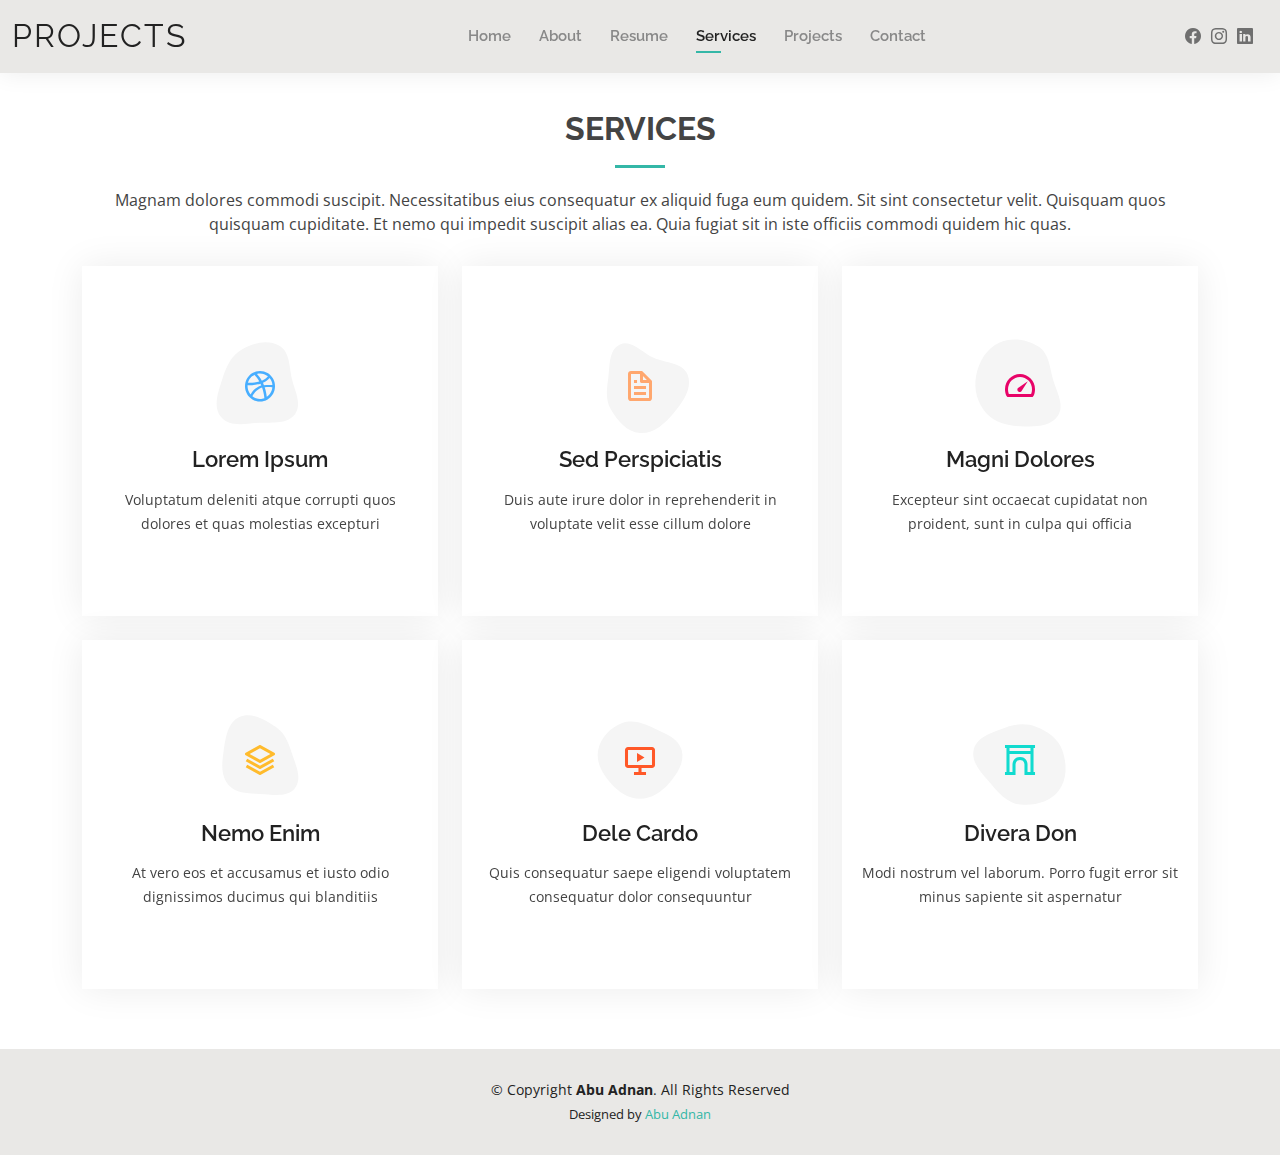
<file: services_in_progress.html>
<!DOCTYPE html>
<html lang="en">

<head>
  <meta charset="utf-8">
  <meta content="width=device-width, initial-scale=1.0" name="viewport">

  <title>Projects</title>
  <meta content="" name="description">
  <meta content="" name="keywords">

  <!-- Favicons -->
  <link href="assets/img/favicon.png" rel="icon">
  <link href="assets/img/apple-touch-icon.png" rel="apple-touch-icon">

  <!-- Google Fonts -->
  <link href="https://fonts.googleapis.com/css?family=Open+Sans:300,300i,400,400i,600,600i,700,700i|Raleway:300,300i,400,400i,500,500i,600,600i,700,700i|Poppins:300,300i,400,400i,500,500i,600,600i,700,700i" rel="stylesheet">

  <!-- Vendor CSS Files -->
  <link href="assets/vendor/aos/aos.css" rel="stylesheet">
  <link href="assets/vendor/bootstrap/css/bootstrap.min.css" rel="stylesheet">
  <link href="assets/vendor/bootstrap-icons/bootstrap-icons.css" rel="stylesheet">
  <link href="assets/vendor/boxicons/css/boxicons.min.css" rel="stylesheet">
  <link href="assets/vendor/glightbox/css/glightbox.min.css" rel="stylesheet">
  <link href="assets/vendor/swiper/swiper-bundle.min.css" rel="stylesheet">

  <!-- Template Main CSS File -->
  <link href="assets/css/style.css" rel="stylesheet">

</head>

<body>

  <!-- ======= Header ======= -->
  <header id="header" class="fixed-top">
    <div class="container-fluid d-flex justify-content-between align-items-center">

      <h1 class="logo me-auto me-lg-0"><a href="index.html">Projects</a></h1>
      <!-- Uncomment below if you prefer to use an image logo -->
      <!-- <a href="index.html" class="logo"><img src="assets/img/logo.png" alt="" class="img-fluid"></a>-->

      <nav id="navbar" class="navbar order-last order-lg-0">
        <ul>
          <li><a href="index.html">Home</a></li>
          <li><a href="about.html">About</a></li>
          <li><a href="resume.html">Resume</a></li>
          <li><a class="active" href="services.html">Services</a></li>
          <li><a href="portfolio.html">Projects</a></li>
          <li><a href="contact.html">Contact</a></li>
        </ul>
        <i class="bi bi-list mobile-nav-toggle"></i>
      </nav><!-- .navbar -->

      <div class="header-social-links">
        <a href="https://www.facebook.com/abuadnanjuboraj" class="facebook"><i class="bi bi-facebook"></i></a>
        <a href="https://instagram.com/abuadnan.juboraj?igshid=NzZlODBkYWE4Ng==" class="instagram"><i class="bi bi-instagram"></i></a>
        <a href="https://www.linkedin.com/in/abuadnan" class="linkedin"><i class="bi bi-linkedin"></i></i></a>
      </div>

    </div>

  </header><!-- End Header -->

  <main id="main">

    <!-- ======= Services Section ======= -->
    <section id="services" class="services">
      <div class="container" data-aos="fade-up">

        <div class="section-title">
          <h2>Services</h2>
          <p>Magnam dolores commodi suscipit. Necessitatibus eius consequatur ex aliquid fuga eum quidem. Sit sint consectetur velit. Quisquam quos quisquam cupiditate. Et nemo qui impedit suscipit alias ea. Quia fugiat sit in iste officiis commodi quidem hic quas.</p>
        </div>

        <div class="row">
          <div class="col-lg-4 col-md-6 d-flex align-items-stretch" data-aos="zoom-in" data-aos-delay="100">
            <div class="icon-box iconbox-blue">
              <div class="icon">
                <svg width="100" height="100" viewBox="0 0 600 600" xmlns="http://www.w3.org/2000/svg">
                  <path stroke="none" stroke-width="0" fill="#f5f5f5" d="M300,521.0016835830174C376.1290562159157,517.8887921683347,466.0731472004068,529.7835943286574,510.70327084640275,468.03025145048787C554.3714126377745,407.6079735673963,508.03601936045806,328.9844924480964,491.2728898941984,256.3432110539036C474.5976632858925,184.082847569629,479.9380746630129,96.60480741107993,416.23090153303,58.64404602377083C348.86323505073057,18.502131276798302,261.93793281208167,40.57373210992963,193.5410806939664,78.93577620505333C130.42746243093433,114.334589627462,98.30271207620316,179.96522072025542,76.75703585869454,249.04625023123273C51.97151888228291,328.5150500222984,13.704378332031375,421.85034740162234,66.52175969318436,486.19268352777647C119.04800174914682,550.1803526380478,217.28368757567262,524.383925680826,300,521.0016835830174"></path>
                </svg>
                <i class="bx bxl-dribbble"></i>
              </div>
              <h4><a href="">Lorem Ipsum</a></h4>
              <p>Voluptatum deleniti atque corrupti quos dolores et quas molestias excepturi</p>
            </div>
          </div>

          <div class="col-lg-4 col-md-6 d-flex align-items-stretch mt-4 mt-md-0" data-aos="zoom-in" data-aos-delay="200">
            <div class="icon-box iconbox-orange ">
              <div class="icon">
                <svg width="100" height="100" viewBox="0 0 600 600" xmlns="http://www.w3.org/2000/svg">
                  <path stroke="none" stroke-width="0" fill="#f5f5f5" d="M300,582.0697525312426C382.5290701553225,586.8405444964366,449.9789794690241,525.3245884688669,502.5850820975895,461.55621195738473C556.606425686781,396.0723002908107,615.8543463187945,314.28637112970534,586.6730223649479,234.56875336149918C558.9533121215079,158.8439757836574,454.9685369536778,164.00468322053177,381.49747125262974,130.76875717737553C312.15926192815925,99.40240125094834,248.97055460311594,18.661163978235184,179.8680185752513,50.54337015887873C110.5421016452524,82.52863877960104,119.82277516462835,180.83849132639028,109.12597500060166,256.43424936330496C100.08760227029461,320.3096726198365,92.17705696193138,384.0621239912766,124.79988738764834,439.7174275375508C164.83382741302287,508.01625554203684,220.96474134820875,577.5009287672846,300,582.0697525312426"></path>
                </svg>
                <i class="bx bx-file"></i>
              </div>
              <h4><a href="">Sed Perspiciatis</a></h4>
              <p>Duis aute irure dolor in reprehenderit in voluptate velit esse cillum dolore</p>
            </div>
          </div>

          <div class="col-lg-4 col-md-6 d-flex align-items-stretch mt-4 mt-lg-0" data-aos="zoom-in" data-aos-delay="300">
            <div class="icon-box iconbox-pink">
              <div class="icon">
                <svg width="100" height="100" viewBox="0 0 600 600" xmlns="http://www.w3.org/2000/svg">
                  <path stroke="none" stroke-width="0" fill="#f5f5f5" d="M300,541.5067337569781C382.14930387511276,545.0595476570109,479.8736841581634,548.3450877840088,526.4010558755058,480.5488172755941C571.5218469581645,414.80211281144784,517.5187510058486,332.0715597781072,496.52539010469104,255.14436215662573C477.37192572678356,184.95920475031193,473.57363656557914,105.61284051026155,413.0603344069578,65.22779650032875C343.27470386102294,18.654635553484475,251.2091493199835,5.337323636656869,175.0934190732945,40.62881213300186C97.87086631185822,76.43348514350839,51.98124368387456,156.15599469081315,36.44837278890362,239.84606092416172C21.716077023791087,319.22268207091537,43.775223500013084,401.1760424656574,96.891909868211,461.97329694683043C147.22146801428983,519.5804099606455,223.5754009179313,538.201503339737,300,541.5067337569781"></path>
                </svg>
                <i class="bx bx-tachometer"></i>
              </div>
              <h4><a href="">Magni Dolores</a></h4>
              <p>Excepteur sint occaecat cupidatat non proident, sunt in culpa qui officia</p>
            </div>
          </div>

          <div class="col-lg-4 col-md-6 d-flex align-items-stretch mt-4" data-aos="zoom-in" data-aos-delay="100">
            <div class="icon-box iconbox-yellow">
              <div class="icon">
                <svg width="100" height="100" viewBox="0 0 600 600" xmlns="http://www.w3.org/2000/svg">
                  <path stroke="none" stroke-width="0" fill="#f5f5f5" d="M300,503.46388370962813C374.79870501325706,506.71871716319447,464.8034551963731,527.1746412648533,510.4981551193396,467.86667711651364C555.9287308511215,408.9015244558933,512.6030010748507,327.5744911775523,490.211057578863,256.5855673507754C471.097692560561,195.9906835881958,447.69079081568157,138.11976852964426,395.19560036434837,102.3242989838813C329.3053358748298,57.3949838291264,248.02791733380457,8.279543830951368,175.87071277845988,42.242879143198664C103.41431057327972,76.34704239035025,93.79494320519305,170.9812938413882,81.28167332365135,250.07896920659033C70.17666984294237,320.27484674793965,64.84698225790005,396.69656628748305,111.28512138212992,450.4950937839243C156.20124167950087,502.5303643271138,231.32542653798444,500.4755392045468,300,503.46388370962813"></path>
                </svg>
                <i class="bx bx-layer"></i>
              </div>
              <h4><a href="">Nemo Enim</a></h4>
              <p>At vero eos et accusamus et iusto odio dignissimos ducimus qui blanditiis</p>
            </div>
          </div>

          <div class="col-lg-4 col-md-6 d-flex align-items-stretch mt-4" data-aos="zoom-in" data-aos-delay="200">
            <div class="icon-box iconbox-red">
              <div class="icon">
                <svg width="100" height="100" viewBox="0 0 600 600" xmlns="http://www.w3.org/2000/svg">
                  <path stroke="none" stroke-width="0" fill="#f5f5f5" d="M300,532.3542879108572C369.38199826031484,532.3153073249985,429.10787420159085,491.63046689027357,474.5244479745417,439.17860296908856C522.8885846962883,383.3225815378663,569.1668002868075,314.3205725914397,550.7432151929288,242.7694973846089C532.6665558377875,172.5657663291529,456.2379748765914,142.6223662098291,390.3689995646985,112.34683881706744C326.66090330228417,83.06452184765237,258.84405631176094,53.51806209861945,193.32584062364296,78.48882559362697C121.61183558270385,105.82097193414197,62.805066853699245,167.19869350419734,48.57481801355237,242.6138429142374C34.843463184063346,315.3850353017275,76.69343916112496,383.4422959591041,125.22947124332185,439.3748458443577C170.7312796277747,491.8107796887764,230.57421082200815,532.3932930995766,300,532.3542879108572"></path>
                </svg>
                <i class="bx bx-slideshow"></i>
              </div>
              <h4><a href="">Dele Cardo</a></h4>
              <p>Quis consequatur saepe eligendi voluptatem consequatur dolor consequuntur</p>
            </div>
          </div>

          <div class="col-lg-4 col-md-6 d-flex align-items-stretch mt-4" data-aos="zoom-in" data-aos-delay="300">
            <div class="icon-box iconbox-teal">
              <div class="icon">
                <svg width="100" height="100" viewBox="0 0 600 600" xmlns="http://www.w3.org/2000/svg">
                  <path stroke="none" stroke-width="0" fill="#f5f5f5" d="M300,566.797414625762C385.7384707136149,576.1784315230908,478.7894351017131,552.8928747891023,531.9192734346935,484.94944893311C584.6109503024035,417.5663521118492,582.489472248146,322.67544863468447,553.9536738515405,242.03673114598146C529.1557734026468,171.96086150256528,465.24506316201064,127.66468636344209,395.9583748389544,100.7403814666027C334.2173773831606,76.7482773500951,269.4350130405921,84.62216499799875,207.1952322260088,107.2889140133804C132.92018162631612,134.33871894543012,41.79353780512637,160.00259165414826,22.644507872594943,236.69541883565114C3.319112789854554,314.0945973066697,72.72355303640163,379.243833228382,124.04198916343866,440.3218312028393C172.9286146004772,498.5055451809895,224.45579914871206,558.5317968840102,300,566.797414625762"></path>
                </svg>
                <i class="bx bx-arch"></i>
              </div>
              <h4><a href="">Divera Don</a></h4>
              <p>Modi nostrum vel laborum. Porro fugit error sit minus sapiente sit aspernatur</p>
            </div>
          </div>

        </div>

      </div>
    </section><!-- End Services Section -->

  </main><!-- End #main -->

  <!-- ======= Footer ======= -->
  <footer id="footer">
    <div class="container">
      <div class="copyright">
        &copy; Copyright <strong><span>Abu Adnan</span></strong>. All Rights Reserved
      </div>
      <div class="credits">
        <!-- All the links in the footer should remain intact. -->
        <!-- You can delete the links only if you purchased the pro version. -->
        <!-- Licensing information: https://bootstrapmade.com/license/ -->
        <!-- Purchase the pro version with working PHP/AJAX contact form: https://bootstrapmade.com/kelly-free-bootstrap-cv-resume-html-template/ -->
        Designed by <a href="index.html">Abu Adnan</a>
      </div>
    </div>
  </footer><!-- End  Footer -->

  <div id="preloader"></div>
  <a href="#" class="back-to-top d-flex align-items-center justify-content-center"><i class="bi bi-arrow-up-short"></i></a>

  <!-- Vendor JS Files -->
  <script src="assets/vendor/purecounter/purecounter_vanilla.js"></script>
  <script src="assets/vendor/aos/aos.js"></script>
  <script src="assets/vendor/bootstrap/js/bootstrap.bundle.min.js"></script>
  <script src="assets/vendor/glightbox/js/glightbox.min.js"></script>
  <script src="assets/vendor/isotope-layout/isotope.pkgd.min.js"></script>
  <script src="assets/vendor/swiper/swiper-bundle.min.js"></script>
  <script src="assets/vendor/waypoints/noframework.waypoints.js"></script>
  <script src="assets/vendor/php-email-form/validate.js"></script>

  <!-- Template Main JS File -->
  <script src="assets/js/main.js"></script>

</body>

</html>
</file>
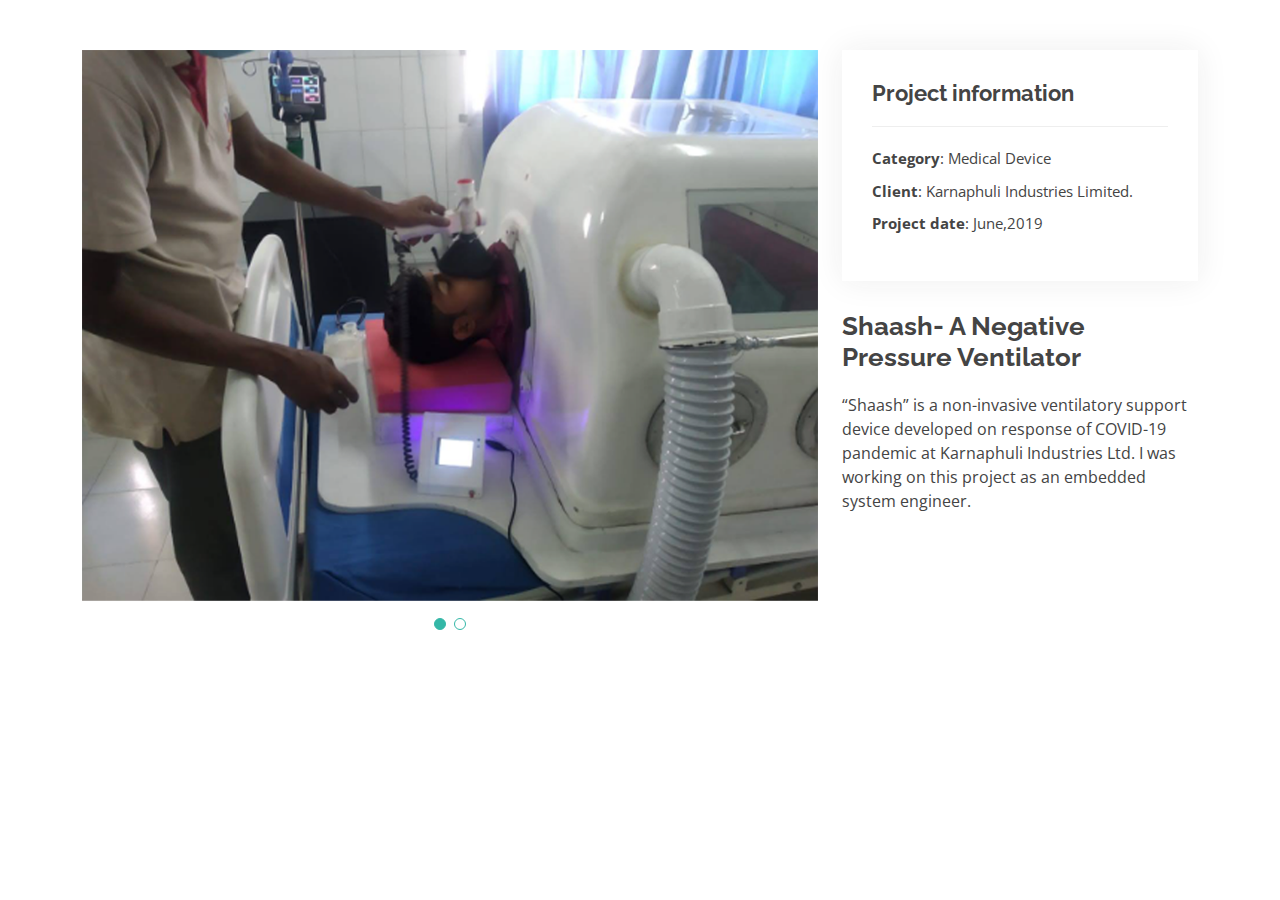
<file: shaash.html>
<!DOCTYPE html>
<html lang="en">

<head>
  <meta charset="utf-8">
  <meta content="width=device-width, initial-scale=1.0" name="viewport">

  <title>Portfolio Details</title>
  <meta content="" name="description">
  <meta content="" name="keywords">

  <!-- Favicons -->
  <link href="assets/img/favicon.png" rel="icon">
  <link href="assets/img/apple-touch-icon.png" rel="apple-touch-icon">

  <!-- Google Fonts -->
  <link href="https://fonts.googleapis.com/css?family=Open+Sans:300,300i,400,400i,600,600i,700,700i|Raleway:300,300i,400,400i,500,500i,600,600i,700,700i|Poppins:300,300i,400,400i,500,500i,600,600i,700,700i" rel="stylesheet">

  <!-- Vendor CSS Files -->
  <link href="assets/vendor/aos/aos.css" rel="stylesheet">
  <link href="assets/vendor/bootstrap/css/bootstrap.min.css" rel="stylesheet">
  <link href="assets/vendor/bootstrap-icons/bootstrap-icons.css" rel="stylesheet">
  <link href="assets/vendor/boxicons/css/boxicons.min.css" rel="stylesheet">
  <link href="assets/vendor/glightbox/css/glightbox.min.css" rel="stylesheet">
  <link href="assets/vendor/swiper/swiper-bundle.min.css" rel="stylesheet">

  <!-- Template Main CSS File -->
  <link href="assets/css/style.css" rel="stylesheet">

  <!-- =======================================================
  * Template Name: Kelly
  * Updated: Sep 18 2023 with Bootstrap v5.3.2
  * Template URL: https://bootstrapmade.com/kelly-free-bootstrap-cv-resume-html-template/
  * Author: BootstrapMade.com
  * License: https://bootstrapmade.com/license/
  ======================================================== -->
</head>

<body>

  <main id="main">

    <!-- ======= Portfolio Details Section ======= -->
    <section id="portfolio-details" class="portfolio-details">
      <div class="container">

        <div class="row gy-4">

          <div class="col-lg-8">
            <div class="portfolio-details-slider swiper">
              <div class="swiper-wrapper align-items-center">

                <div class="swiper-slide">
                  <img src="assets/img/portfolio/shaash2.png" alt="">
                </div>

                <div class="swiper-slide">
                  <img src="assets/img/portfolio/shaash3.png" alt="">
                </div>


              </div>
              <div class="swiper-pagination"></div>
            </div>
          </div>

          <div class="col-lg-4">
            <div class="portfolio-info">
              <h3>Project information</h3>
              <ul>
                <li><strong>Category</strong>: Medical Device</li>
                <li><strong>Client</strong>: Karnaphuli Industries Limited.</li>
                <li><strong>Project date</strong>: June,2019</li>
                <!-- <li><strong>Project URL</strong>: <a href="#">www.example.com</a></li> -->
              </ul>
            </div>
            <div class="portfolio-description">
              <h2>Shaash- A Negative Pressure Ventilator</h2>
              <p>
                “Shaash” is a non-invasive ventilatory support device developed on response of COVID-19 pandemic at
                Karnaphuli Industries Ltd. I was working on this project as an embedded system engineer.
              </p>
            </div>
          </div>

        </div>
      </div>
    </section><!-- End Portfolio Details Section -->

  </main><!-- End #main -->

  <div id="preloader"></div>
  <a href="#" class="back-to-top d-flex align-items-center justify-content-center"><i class="bi bi-arrow-up-short"></i></a>

  <!-- Vendor JS Files -->
  <script src="assets/vendor/purecounter/purecounter_vanilla.js"></script>
  <script src="assets/vendor/aos/aos.js"></script>
  <script src="assets/vendor/bootstrap/js/bootstrap.bundle.min.js"></script>
  <script src="assets/vendor/glightbox/js/glightbox.min.js"></script>
  <script src="assets/vendor/isotope-layout/isotope.pkgd.min.js"></script>
  <script src="assets/vendor/swiper/swiper-bundle.min.js"></script>
  <script src="assets/vendor/waypoints/noframework.waypoints.js"></script>
  <script src="assets/vendor/php-email-form/validate.js"></script>

  <!-- Template Main JS File -->
  <script src="assets/js/main.js"></script>

</body>

</html>
</file>
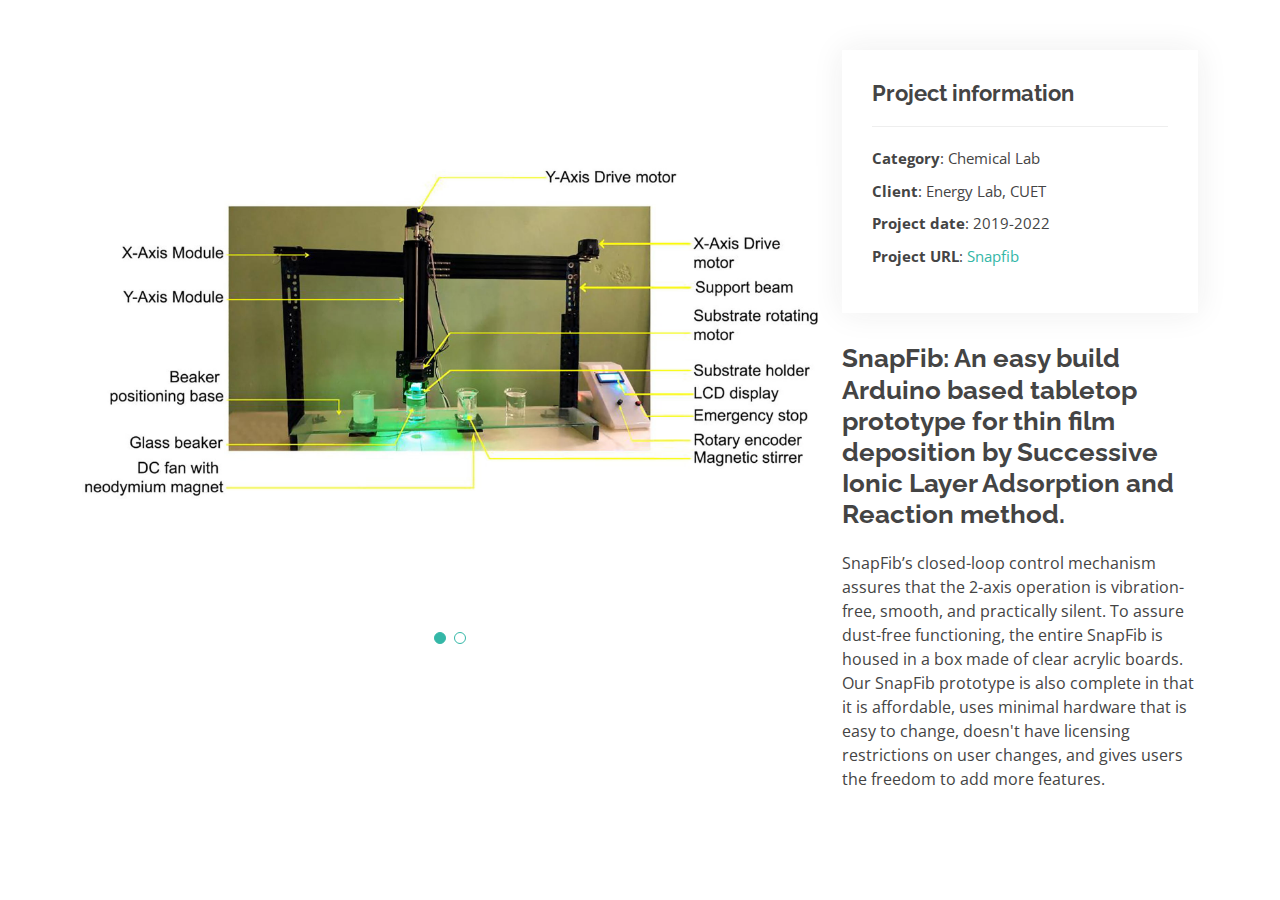
<file: snapfib.html>
<!DOCTYPE html>
<html lang="en">

<head>
  <meta charset="utf-8">
  <meta content="width=device-width, initial-scale=1.0" name="viewport">

  <title>Portfolio Details</title>
  <meta content="" name="description">
  <meta content="" name="keywords">

  <!-- Favicons -->
  <link href="assets/img/favicon.png" rel="icon">
  <link href="assets/img/apple-touch-icon.png" rel="apple-touch-icon">

  <!-- Google Fonts -->
  <link href="https://fonts.googleapis.com/css?family=Open+Sans:300,300i,400,400i,600,600i,700,700i|Raleway:300,300i,400,400i,500,500i,600,600i,700,700i|Poppins:300,300i,400,400i,500,500i,600,600i,700,700i" rel="stylesheet">

  <!-- Vendor CSS Files -->
  <link href="assets/vendor/aos/aos.css" rel="stylesheet">
  <link href="assets/vendor/bootstrap/css/bootstrap.min.css" rel="stylesheet">
  <link href="assets/vendor/bootstrap-icons/bootstrap-icons.css" rel="stylesheet">
  <link href="assets/vendor/boxicons/css/boxicons.min.css" rel="stylesheet">
  <link href="assets/vendor/glightbox/css/glightbox.min.css" rel="stylesheet">
  <link href="assets/vendor/swiper/swiper-bundle.min.css" rel="stylesheet">

  <!-- Template Main CSS File -->
  <link href="assets/css/style.css" rel="stylesheet">

</head>

<body>

  <main id="main">

    <!-- ======= Portfolio Details Section ======= -->
    <section id="portfolio-details" class="portfolio-details">
      <div class="container">

        <div class="row gy-4">

          <div class="col-lg-8">
            <div class="portfolio-details-slider swiper">
              <div class="swiper-wrapper align-items-center">

                <div class="swiper-slide">
                  <img src="assets/img/portfolio/snapfib1.jpg" alt="">
                </div>

                <div class="swiper-slide">
                  <img src="assets/img/portfolio/snapfib.jpg" alt="">
                </div>


              </div>
              <div class="swiper-pagination"></div>
            </div>
          </div>

          <div class="col-lg-4">
            <div class="portfolio-info">
              <h3>Project information</h3>
              <ul>
                <li><strong>Category</strong>: Chemical Lab</li>
                <li><strong>Client</strong>: Energy Lab, CUET</li>
                <li><strong>Project date</strong>: 2019-2022</li>
                <li><strong>Project URL</strong>: <a href="https://www.sciencedirect.com/science/article/pii/S246806722200092X">Snapfib</a></li>
              </ul>
            </div>
            <div class="portfolio-description">
              <h2>SnapFib: An easy build Arduino based tabletop prototype for thin film deposition by Successive Ionic Layer Adsorption and Reaction method.</h2>
              <p>
                SnapFib’s closed-loop control mechanism assures that the 2-axis operation is vibration-free, smooth, and practically silent. To assure dust-free functioning, the entire SnapFib is housed in a box made of clear acrylic boards. Our SnapFib prototype is also complete in that it is affordable, uses minimal hardware that is easy to change, doesn't have licensing restrictions on user changes, and gives users the freedom to add more features. 
              </p>
            </div>
          </div>

        </div>
      </div>
    </section><!-- End Portfolio Details Section -->

  </main><!-- End #main -->

  <div id="preloader"></div>
  <a href="#" class="back-to-top d-flex align-items-center justify-content-center"><i class="bi bi-arrow-up-short"></i></a>

  <!-- Vendor JS Files -->
  <script src="assets/vendor/purecounter/purecounter_vanilla.js"></script>
  <script src="assets/vendor/aos/aos.js"></script>
  <script src="assets/vendor/bootstrap/js/bootstrap.bundle.min.js"></script>
  <script src="assets/vendor/glightbox/js/glightbox.min.js"></script>
  <script src="assets/vendor/isotope-layout/isotope.pkgd.min.js"></script>
  <script src="assets/vendor/swiper/swiper-bundle.min.js"></script>
  <script src="assets/vendor/waypoints/noframework.waypoints.js"></script>
  <script src="assets/vendor/php-email-form/validate.js"></script>

  <!-- Template Main JS File -->
  <script src="assets/js/main.js"></script>

</body>

</html>
</file>
<file: assets/css/style.css>
/**
* Template Name: Kelly
* Updated: Sep 18 2023 with Bootstrap v5.3.2
* Template URL: https://bootstrapmade.com/kelly-free-bootstrap-cv-resume-html-template/
* Author: BootstrapMade.com
* License: https://bootstrapmade.com/license/
*/

/*--------------------------------------------------------------
# General
--------------------------------------------------------------*/
body {
  font-family: "Open Sans", sans-serif;
  color: #444444;
}

a {
  color: #34b7a7;
  text-decoration: none;
}

a:hover {
  color: #51cdbe;
  text-decoration: none;
}

h1,
h2,
h3,
h4,
h5,
h6 {
  font-family: "Raleway", sans-serif;
}

#main {
  margin-top: 50px;
}

@media (max-width: 992px) {
  #main {
    margin-top: 30px;
  }
}

/*--------------------------------------------------------------
# Preloader
--------------------------------------------------------------*/
#preloader {
  position: fixed;
  top: 0;
  left: 0;
  right: 0;
  bottom: 0;
  z-index: 9999;
  overflow: hidden;
  background: #fff;
}

#preloader:before {
  content: "";
  position: fixed;
  top: calc(50% - 30px);
  left: calc(50% - 30px);
  border: 6px solid #34b7a7;
  border-top-color: #dcf5f2;
  border-radius: 50%;
  width: 60px;
  height: 60px;
  animation: animate-preloader 1s linear infinite;
}

@keyframes animate-preloader {
  0% {
    transform: rotate(0deg);
  }

  100% {
    transform: rotate(360deg);
  }
}

/*--------------------------------------------------------------
# Back to top button
--------------------------------------------------------------*/
.back-to-top {
  position: fixed;
  visibility: hidden;
  opacity: 0;
  right: 15px;
  bottom: 15px;
  z-index: 996;
  background: #34b7a7;
  width: 40px;
  height: 40px;
  border-radius: 50px;
  transition: all 0.4s;
}

.back-to-top i {
  font-size: 24px;
  color: #fff;
  line-height: 0;
}

.back-to-top:hover {
  background: #49cbbb;
  color: #fff;
}

.back-to-top.active {
  visibility: visible;
  opacity: 1;
}

/*--------------------------------------------------------------
# Header
--------------------------------------------------------------*/
#header {
  background: #e9e8e6;
  box-shadow: 0px 0px 25px 0 rgba(0, 0, 0, 0.08);
  z-index: 997;
  padding: 15px 0;
}

#header .logo {
  font-size: 32px;
  margin: 0;
  padding: 0;
  line-height: 1;
  font-weight: 400;
  letter-spacing: 2px;
  text-transform: uppercase;
}

#header .logo a {
  color: #222222;
}

#header .logo img {
  max-height: 40px;
}

@media (max-width: 992px) {
  #header .logo {
    font-size: 28px;
  }
}

/*--------------------------------------------------------------
# Header Social Links
--------------------------------------------------------------*/
.header-social-links {
  padding-right: 15px;
}

.header-social-links a {
  color: #6f6f6f;
  padding-left: 6px;
  display: inline-block;
  line-height: 0px;
  transition: 0.3s;
  font-size: 16px;
}

.header-social-links a:hover {
  color: #34b7a7;
}

/*--------------------------------------------------------------
# Navigation Menu
--------------------------------------------------------------*/
/**
* Desktop Navigation 
*/
.navbar {
  padding: 0;
}

.navbar ul {
  margin: 0;
  padding: 0;
  display: flex;
  list-style: none;
  align-items: center;
}

.navbar li {
  position: relative;
  padding: 10px 0 10px 28px;
}

.navbar a,
.navbar a:focus {
  display: flex;
  align-items: center;
  justify-content: space-between;
  font-family: "Raleway", sans-serif;
  font-size: 15px;
  font-weight: 600;
  color: #888888;
  white-space: nowrap;
  transition: 0.3s;
  position: relative;
}

.navbar a i,
.navbar a:focus i {
  font-size: 12px;
  line-height: 0;
  margin-left: 5px;
}

.navbar>ul>li>a:before {
  content: "";
  position: absolute;
  width: 0;
  height: 2px;
  bottom: -5px;
  left: 0;
  background-color: #34b7a7;
  visibility: hidden;
  width: 0px;
  transition: all 0.3s ease-in-out 0s;
}

.navbar a:hover:before,
.navbar li:hover>a:before,
.navbar .active:before {
  visibility: visible;
  width: 25px;
}

.navbar a:hover,
.navbar .active,
.navbar .active:focus,
.navbar li:hover>a {
  color: #222222;
}

.navbar .dropdown ul {
  display: block;
  position: absolute;
  left: 14px;
  top: calc(100% + 30px);
  margin: 0;
  padding: 10px 0;
  z-index: 99;
  opacity: 0;
  visibility: hidden;
  background: #fff;
  box-shadow: 0px 0px 30px rgba(127, 137, 161, 0.25);
  transition: 0.3s;
  border-radius: 4px;
}

.navbar .dropdown ul li {
  min-width: 200px;
  padding: 0;
}

.navbar .dropdown ul a {
  padding: 10px 20px;
  font-size: 15px;
  text-transform: none;
  font-weight: 600;
}

.navbar .dropdown ul a i {
  font-size: 12px;
}

.navbar .dropdown ul a:hover,
.navbar .dropdown ul .active:hover,
.navbar .dropdown ul li:hover>a {
  color: #34b7a7;
}

.navbar .dropdown:hover>ul {
  opacity: 1;
  top: 100%;
  visibility: visible;
}

.navbar .dropdown .dropdown ul {
  top: 0;
  left: calc(100% - 30px);
  visibility: hidden;
}

.navbar .dropdown .dropdown:hover>ul {
  opacity: 1;
  top: 0;
  left: 100%;
  visibility: visible;
}

@media (max-width: 1366px) {
  .navbar .dropdown .dropdown ul {
    left: -90%;
  }

  .navbar .dropdown .dropdown:hover>ul {
    left: -100%;
  }
}

/**
* Mobile Navigation 
*/
.mobile-nav-toggle {
  color: #222222;
  font-size: 28px;
  cursor: pointer;
  display: none;
  line-height: 0;
  transition: 0.5s;
}

.mobile-nav-toggle.bi-x {
  color: #fff;
}

@media (max-width: 991px) {
  .mobile-nav-toggle {
    display: block;
  }

  .navbar ul {
    display: none;
  }
}

.navbar-mobile {
  position: fixed;
  overflow: hidden;
  top: 0;
  right: 0;
  left: 0;
  bottom: 0;
  background: rgba(9, 9, 9, 0.9);
  transition: 0.3s;
  z-index: 999;
}

.navbar-mobile .mobile-nav-toggle {
  position: absolute;
  top: 15px;
  right: 15px;
}

.navbar-mobile ul {
  display: block;
  position: absolute;
  top: 55px;
  right: 15px;
  bottom: 15px;
  left: 15px;
  padding: 10px 0;
  border-radius: 10px;
  background-color: #fff;
  overflow-y: auto;
  transition: 0.3s;
}

.navbar-mobile a,
.navbar-mobile a:focus {
  font-size: 15px;
  padding-right: 15px;
  color: #222222;
}

.navbar-mobile a:hover,
.navbar-mobile .active,
.navbar-mobile li:hover>a {
  color: #34b7a7;
}

.navbar-mobile .getstarted,
.navbar-mobile .getstarted:focus {
  margin: 15px;
}

.navbar-mobile .dropdown ul {
  position: static;
  display: none;
  margin: 10px 20px;
  padding: 10px 0;
  z-index: 99;
  opacity: 1;
  visibility: visible;
  background: #fff;
  box-shadow: 0px 0px 30px rgba(127, 137, 161, 0.25);
}

.navbar-mobile .dropdown ul li {
  min-width: 200px;
}

.navbar-mobile .dropdown ul a {
  padding: 10px 20px;
}

.navbar-mobile .dropdown ul a i {
  font-size: 12px;
}

.navbar-mobile .dropdown ul a:hover,
.navbar-mobile .dropdown ul .active:hover,
.navbar-mobile .dropdown ul li:hover>a {
  color: #34b7a7;
}

.navbar-mobile .dropdown>.dropdown-active {
  display: block;
}

/*--------------------------------------------------------------
# Hero Section
--------------------------------------------------------------*/
#hero {
  width: 100%;
  height: 100vh;
  background: url("../img/hero-bg.png") top right;
  background-size: cover;
}

#hero .container {
  padding-top: 70px;
  position: relative;
}

@media (max-width: 992px) {
  #hero .container {
    padding-top: 58px;
  }
}

#hero h1 {
  margin: 0;
  font-size: 48px;
  font-weight: 700;
  line-height: 56px;
  color: #222222;
}

#hero h2 {
  color: #6f6f6f;
  margin: 10px 0 0 0;
  font-size: 22px;
}

#hero .btn-about {
  font-family: "Raleway", sans-serif;
  text-transform: uppercase;
  font-weight: 600;
  font-size: 12px;
  letter-spacing: 1px;
  display: inline-block;
  padding: 12px 40px;
  border-radius: 50px;
  transition: 0.5s;
  margin-top: 30px;
  color: #fff;
  background: #34b7a7;
}

#hero .btn-about:hover {
  background: #3dc8b7;
}

@media (min-width: 1024px) {
  #hero {
    background-attachment: fixed;
  }
}

@media (max-width: 992px) {
  #hero:before {
    content: "";
    background: rgba(255, 255, 255, 0.8);
    position: absolute;
    bottom: 0;
    top: 0;
    left: 0;
    right: 0;
  }

  #hero h1 {
    font-size: 28px;
    line-height: 36px;
  }

  #hero h2 {
    font-size: 18px;
    line-height: 24px;
  }
}

/*--------------------------------------------------------------
# Sections General
--------------------------------------------------------------*/
section {
  padding: 60px 0;
}

.section-bg {
  background-color: #e7f8f6;
}

.section-title {
  text-align: center;
  padding-bottom: 30px;
}

.section-title h2 {
  font-size: 32px;
  font-weight: bold;
  text-transform: uppercase;
  margin-bottom: 20px;
  padding-bottom: 20px;
  position: relative;
}

.section-title h2::after {
  content: "";
  position: absolute;
  display: block;
  width: 50px;
  height: 3px;
  background: #34b7a7;
  bottom: 0;
  left: calc(50% - 25px);
}

.section-title p {
  margin-bottom: 0;
}

/*--------------------------------------------------------------
# Cta
--------------------------------------------------------------*/
.cta {
  background: linear-gradient(rgba(0, 0, 0, 0.6), rgba(0, 0, 0, 0.6)), url("../img/bg-1.jpg") fixed center center;
  background-size: cover;
  padding: 80px 0;
}

.cta h3 {
  color: #fff;
  font-size: 28px;
  font-weight: 700;
}

.cta p {
  color: #fff;
}

.cta .cta-btn {
  font-family: "Raleway", sans-serif;
  text-transform: uppercase;
  font-weight: 500;
  font-size: 16px;
  letter-spacing: 1px;
  display: inline-block;
  padding: 8px 20px;
  border-radius: 2px;
  transition: 0.5s;
  margin: 10px;
  border: 2px solid #fff;
  color: #fff;
}

.cta .cta-btn:hover {
  background: #34b7a7;
  border: 2px solid #34b7a7;
}

@media (max-width: 1024px) {
  .cta {
    background-attachment: scroll;
  }
}

@media (min-width: 769px) {
  .cta .cta-btn-container {
    display: flex;
    align-items: center;
    justify-content: flex-end;
  }
}

/*--------------------------------------------------------------
# About
--------------------------------------------------------------*/
.about .content h3 {
  font-weight: 700;
  font-size: 26px;
  color: #555555;
}

.about .content ul {
  list-style: none;
  padding: 0;
}

.about .content ul li {
  padding-bottom: 10px;
}

.about .content ul i {
  font-size: 20px;
  padding-right: 2px;
  color: #34b7a7;
}

.about .content p:last-child {
  margin-bottom: 0;
}

/*--------------------------------------------------------------
# Skills
--------------------------------------------------------------*/
.skills .progress {
  height: 60px;
  display: block;
  background: none;
  border-radius: 0;
}

.skills .progress .skill {
  padding: 10px 0;
  margin: 0 0 6px 0;
  text-transform: uppercase;
  display: block;
  font-weight: 600;
  font-family: "Poppins", sans-serif;
  color: #222222;
}

.skills .progress .skill .val {
  float: right;
  font-style: normal;
}

.skills .progress-bar-wrap {
  background: #f3f3f3;
}

.skills .progress-bar {
  width: 1px;
  height: 10px;
  transition: 0.9s;
  background-color: #34b7a7;
}

/*--------------------------------------------------------------
# Facts
--------------------------------------------------------------*/
.facts .counters span {
  font-size: 48px;
  display: block;
  color: #34b7a7;
}

.facts .counters p {
  padding: 0;
  margin: 0 0 20px 0;
  font-family: "Raleway", sans-serif;
  font-size: 14px;
}

/*--------------------------------------------------------------
# Testimonials
--------------------------------------------------------------*/
.testimonials .section-header {
  margin-bottom: 40px;
}

.testimonials .testimonials-carousel,
.testimonials .testimonials-slider {
  overflow: hidden;
}

.testimonials .testimonial-item {
  text-align: center;
}

.testimonials .testimonial-item .testimonial-img {
  width: 120px;
  border-radius: 50%;
  border: 4px solid #fff;
  margin: 0 auto;
}

.testimonials .testimonial-item h3 {
  font-size: 20px;
  font-weight: bold;
  margin: 10px 0 5px 0;
  color: #111;
}

.testimonials .testimonial-item h4 {
  font-size: 14px;
  color: #999;
  margin: 0 0 15px 0;
}

.testimonials .testimonial-item .quote-icon-left,
.testimonials .testimonial-item .quote-icon-right {
  color: #c8efea;
  font-size: 26px;
}

.testimonials .testimonial-item .quote-icon-left {
  display: inline-block;
  left: -5px;
  position: relative;
}

.testimonials .testimonial-item .quote-icon-right {
  display: inline-block;
  right: -5px;
  position: relative;
  top: 10px;
}

.testimonials .testimonial-item p {
  font-style: italic;
  margin: 0 auto 15px auto;
}

@media (min-width: 992px) {
  .testimonials .testimonial-item p {
    width: 80%;
  }
}

.testimonials .swiper-pagination {
  margin-top: 20px;
  position: relative;
}

.testimonials .swiper-pagination .swiper-pagination-bullet {
  width: 12px;
  height: 12px;
  background-color: #fff;
  opacity: 1;
  border: 1px solid #34b7a7;
}

.testimonials .swiper-pagination .swiper-pagination-bullet-active {
  background-color: #34b7a7;
}

/*--------------------------------------------------------------
# Resume
--------------------------------------------------------------*/
.resume .resume-title {
  font-size: 26px;
  font-weight: 400;
  margin-top: 20px;
  margin-bottom: 20px;
  color: #222222;
}

.resume .resume-item {
  padding: 0 0 20px 20px;
  margin-top: -2px;
  border-left: 2px solid #34b7a7;
  position: relative;
}

.resume .resume-item h4 {
  line-height: 18px;
  font-size: 18px;
  font-weight: 600;
  font-family: "Poppins", sans-serif;
  color: #1d685f;
  margin-bottom: 10px;
}

.resume .resume-item h5 {
  font-size: 16px;
  background: #effbf9;
  padding: 5px 15px;
  display: inline-block;
  font-weight: 600;
  margin-bottom: 10px;
  color: #34b7a7;
}

.resume .resume-item ul {
  padding-left: 20px;
}

.resume .resume-item ul li {
  padding-bottom: 10px;
}

.resume .resume-item:last-child {
  padding-bottom: 0;
}

.resume .resume-item::before {
  content: "";
  position: absolute;
  width: 16px;
  height: 16px;
  border-radius: 50px;
  left: -9px;
  top: 0;
  background: #fff;
  border: 2px solid #34b7a7;
}

/*--------------------------------------------------------------
# Services
--------------------------------------------------------------*/
.services .icon-box {
  text-align: center;
  padding: 70px 20px 80px 20px;
  transition: all ease-in-out 0.3s;
  background: #fff;
  box-shadow: 0px 0 35px 0 rgba(0, 0, 0, 0.08);
}

.services .icon-box .icon {
  margin: 0 auto;
  width: 100px;
  height: 100px;
  display: flex;
  align-items: center;
  justify-content: center;
  transition: ease-in-out 0.3s;
  position: relative;
}

.services .icon-box .icon i {
  font-size: 36px;
  transition: 0.5s;
  position: relative;
}

.services .icon-box .icon svg {
  position: absolute;
  top: 0;
  left: 0;
}

.services .icon-box .icon svg path {
  transition: 0.5s;
  fill: #f5f5f5;
}

.services .icon-box h4 {
  font-weight: 600;
  margin: 10px 0 15px 0;
  font-size: 22px;
}

.services .icon-box h4 a {
  color: #222222;
  transition: ease-in-out 0.3s;
}

.services .icon-box p {
  line-height: 24px;
  font-size: 14px;
  margin-bottom: 0;
}

.services .iconbox-blue i {
  color: #47aeff;
}

.services .iconbox-blue:hover .icon i {
  color: #fff;
}

.services .iconbox-blue:hover .icon path {
  fill: #47aeff;
}

.services .iconbox-orange i {
  color: #ffa76e;
}

.services .iconbox-orange:hover .icon i {
  color: #fff;
}

.services .iconbox-orange:hover .icon path {
  fill: #ffa76e;
}

.services .iconbox-pink i {
  color: #e80368;
}

.services .iconbox-pink:hover .icon i {
  color: #fff;
}

.services .iconbox-pink:hover .icon path {
  fill: #e80368;
}

.services .iconbox-yellow i {
  color: #ffbb2c;
}

.services .iconbox-yellow:hover .icon i {
  color: #fff;
}

.services .iconbox-yellow:hover .icon path {
  fill: #ffbb2c;
}

.services .iconbox-red i {
  color: #ff5828;
}

.services .iconbox-red:hover .icon i {
  color: #fff;
}

.services .iconbox-red:hover .icon path {
  fill: #ff5828;
}

.services .iconbox-teal i {
  color: #11dbcf;
}

.services .iconbox-teal:hover .icon i {
  color: #fff;
}

.services .iconbox-teal:hover .icon path {
  fill: #11dbcf;
}

/*--------------------------------------------------------------
# Portfolio
--------------------------------------------------------------*/
.portfolio .portfolio-item {
  margin-bottom: 30px;
}

.portfolio #portfolio-flters {
  padding: 0;
  margin: 0 auto 20px auto;
  list-style: none;
  text-align: center;
}

.portfolio #portfolio-flters li {
  cursor: pointer;
  display: inline-block;
  padding: 8px 16px 10px 16px;
  font-size: 13px;
  font-weight: 500;
  line-height: 1;
  text-transform: uppercase;
  color: #444444;
  margin-bottom: 5px;
  transition: all 0.3s ease-in-out;
  border-radius: 50px;
}

.portfolio #portfolio-flters li:hover,
.portfolio #portfolio-flters li.filter-active {
  color: #fff;
  background: #34b7a7;
}

.portfolio #portfolio-flters li:last-child {
  margin-right: 0;
}

.portfolio .portfolio-wrap {
  transition: 0.3s;
  position: relative;
  overflow: hidden;
  z-index: 1;
  background: rgba(34, 34, 34, 0.6);
}

.portfolio .portfolio-wrap::before {
  content: "";
  background: rgba(34, 34, 34, 0.6);
  position: absolute;
  left: 0;
  right: 0;
  top: 0;
  bottom: 0;
  transition: all ease-in-out 0.3s;
  z-index: 2;
  opacity: 0;
}

.portfolio .portfolio-wrap img {
  transition: all ease-in-out 0.3s;
}

.portfolio .portfolio-wrap .portfolio-info {
  opacity: 0;
  position: absolute;
  top: 0;
  left: 0;
  right: 0;
  bottom: 0;
  z-index: 3;
  transition: all ease-in-out 0.3s;
  display: flex;
  flex-direction: column;
  justify-content: flex-end;
  align-items: flex-start;
  padding: 20px;
}

.portfolio .portfolio-wrap .portfolio-info h4 {
  font-size: 20px;
  color: #fff;
  font-weight: 600;
}

.portfolio .portfolio-wrap .portfolio-info p {
  color: rgba(255, 255, 255, 0.7);
  font-size: 14px;
  text-transform: uppercase;
  padding: 0;
  margin: 0;
  font-style: italic;
}

.portfolio .portfolio-wrap .portfolio-links {
  text-align: center;
  z-index: 4;
}

.portfolio .portfolio-wrap .portfolio-links a {
  color: #fff;
  margin: 0 5px 0 0;
  font-size: 28px;
  display: inline-block;
  transition: 0.3s;
}

.portfolio .portfolio-wrap .portfolio-links a:hover {
  color: #78d9cd;
}

.portfolio .portfolio-wrap:hover::before {
  opacity: 1;
}

.portfolio .portfolio-wrap:hover img {
  transform: scale(1.2);
}

.portfolio .portfolio-wrap:hover .portfolio-info {
  opacity: 1;
}

/*--------------------------------------------------------------
# Portfolio Details
--------------------------------------------------------------*/
.portfolio-details {
  padding-top: 0;
}

.portfolio-details .portfolio-details-slider img {
  width: 100%;
}

.portfolio-details .portfolio-details-slider .swiper-pagination {
  margin-top: 20px;
  position: relative;
}

.portfolio-details .portfolio-details-slider .swiper-pagination .swiper-pagination-bullet {
  width: 12px;
  height: 12px;
  background-color: #fff;
  opacity: 1;
  border: 1px solid #34b7a7;
}

.portfolio-details .portfolio-details-slider .swiper-pagination .swiper-pagination-bullet-active {
  background-color: #34b7a7;
}

.portfolio-details .portfolio-info {
  padding: 30px;
  box-shadow: 0px 0 30px rgba(34, 34, 34, 0.08);
}

.portfolio-details .portfolio-info h3 {
  font-size: 22px;
  font-weight: 700;
  margin-bottom: 20px;
  padding-bottom: 20px;
  border-bottom: 1px solid #eee;
}

.portfolio-details .portfolio-info ul {
  list-style: none;
  padding: 0;
  font-size: 15px;
}

.portfolio-details .portfolio-info ul li+li {
  margin-top: 10px;
}

.portfolio-details .portfolio-description {
  padding-top: 30px;
}

.portfolio-details .portfolio-description h2 {
  font-size: 26px;
  font-weight: 700;
  margin-bottom: 20px;
}

.portfolio-details .portfolio-description p {
  padding: 0;
}

/*--------------------------------------------------------------
# Contact
--------------------------------------------------------------*/
.contact .info {
  width: 100%;
  background: #fff;
}

.contact .info i {
  font-size: 20px;
  color: #34b7a7;
  float: left;
  width: 44px;
  height: 44px;
  background: #effbf9;
  display: flex;
  justify-content: center;
  align-items: center;
  border-radius: 50px;
  transition: all 0.3s ease-in-out;
}

.contact .info h4 {
  padding: 0 0 0 60px;
  font-size: 22px;
  font-weight: 600;
  margin-bottom: 5px;
  color: #222222;
}

.contact .info p {
  padding: 0 0 0 60px;
  margin-bottom: 0;
  font-size: 14px;
  color: #555555;
}

.contact .info .email,
.contact .info .phone {
  margin-top: 40px;
}

.contact .info .email:hover i,
.contact .info .address:hover i,
.contact .info .phone:hover i {
  background: #34b7a7;
  color: #fff;
}

.contact .php-email-form {
  width: 100%;
  background: #fff;
}

.contact .php-email-form .form-group {
  padding-bottom: 8px;
}

.contact .php-email-form .error-message {
  display: none;
  color: #fff;
  background: #ed3c0d;
  text-align: center;
  padding: 15px;
  font-weight: 600;
}

.contact .php-email-form .sent-message {
  display: none;
  color: #fff;
  background: #18d26e;
  text-align: center;
  padding: 15px;
  font-weight: 600;
}

.contact .php-email-form .loading {
  display: none;
  background: #fff;
  text-align: center;
  padding: 15px;
}

.contact .php-email-form .loading:before {
  content: "";
  display: inline-block;
  border-radius: 50%;
  width: 24px;
  height: 24px;
  margin: 0 10px -6px 0;
  border: 3px solid #18d26e;
  border-top-color: #eee;
  animation: animate-loading 1s linear infinite;
}

.contact .php-email-form input,
.contact .php-email-form textarea {
  border-radius: 4px;
  box-shadow: none;
  font-size: 14px;
}

.contact .php-email-form input:focus,
.contact .php-email-form textarea:focus {
  border-color: #34b7a7;
}

.contact .php-email-form input {
  height: 44px;
}

.contact .php-email-form textarea {
  padding: 10px 12px;
}

.contact .php-email-form button[type=submit] {
  background: #34b7a7;
  border: 0;
  padding: 10px 30px 12px 30px;
  color: #fff;
  transition: 0.4s;
  border-radius: 50px;
}

.contact .php-email-form button[type=submit]:hover {
  background: #3dc8b7;
}

@keyframes animate-loading {
  0% {
    transform: rotate(0deg);
  }

  100% {
    transform: rotate(360deg);
  }
}

/*--------------------------------------------------------------
# Footer
--------------------------------------------------------------*/
#footer {
  background: #e9e8e6;
  padding: 30px 0;
  color: #222222;
  font-size: 14px;
  text-align: center;
}

#footer .credits {
  padding-top: 5px;
  font-size: 13px;
}

#footer .credits a {
  color: #34b7a7;
}
</file>
